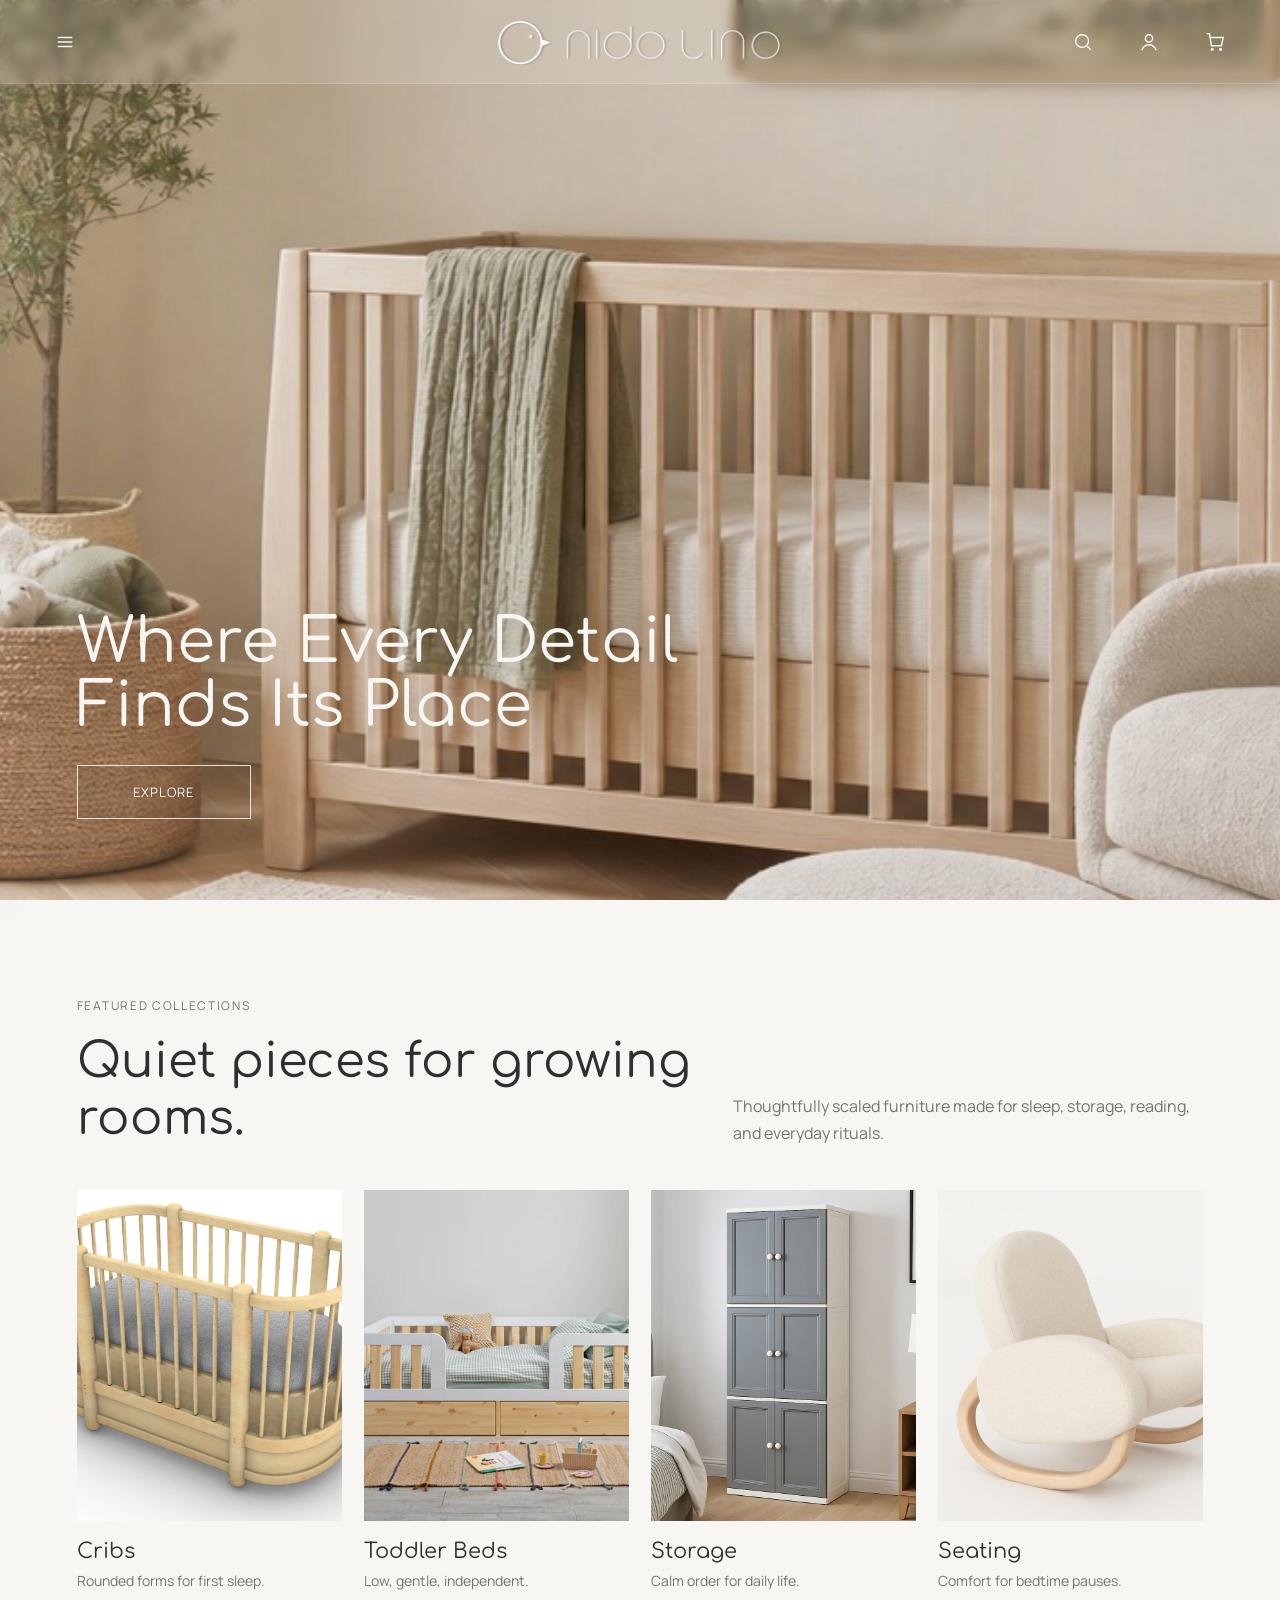
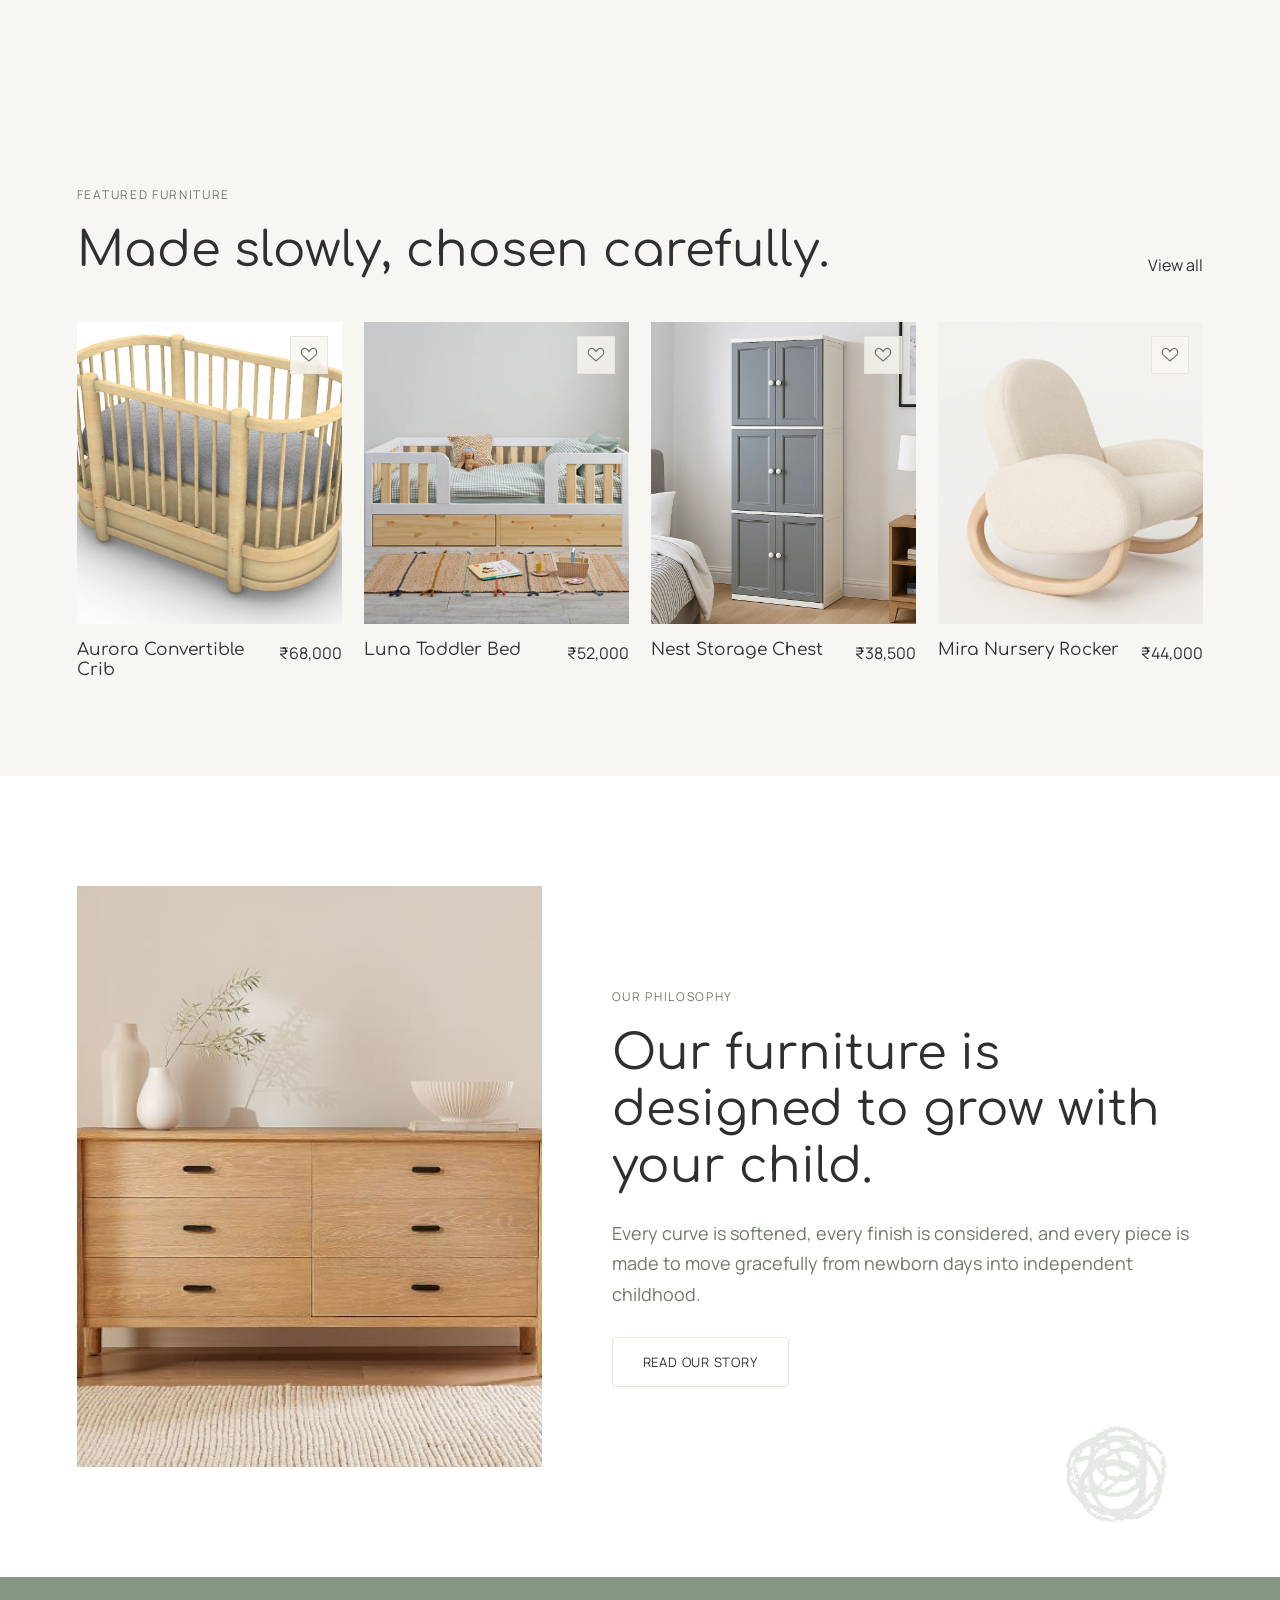
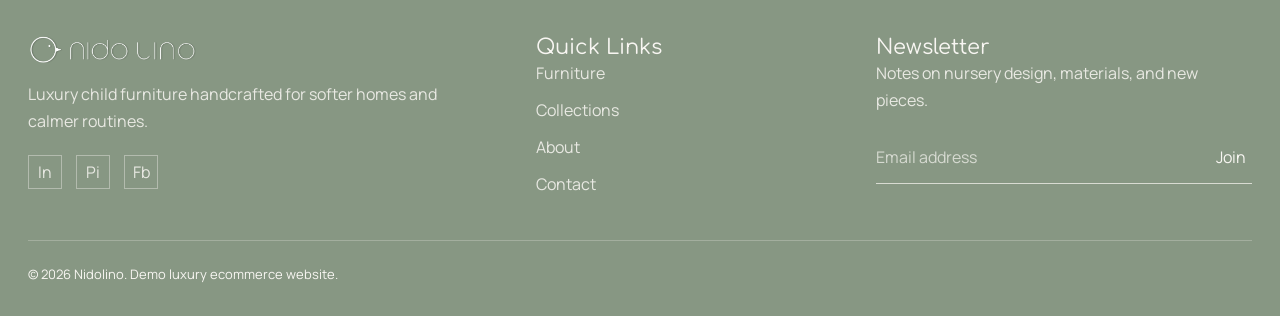
<file: index.html>
<!DOCTYPE html>
<html lang="en">
<head>
  <meta charset="UTF-8">
  <meta name="viewport" content="width=device-width, initial-scale=1.0">
  <title>Nidolino | Luxury Child Furniture</title>
  <link rel="preconnect" href="https://fonts.googleapis.com">
  <link rel="preconnect" href="https://fonts.gstatic.com" crossorigin>
  <link href="https://fonts.googleapis.com/css2?family=Comfortaa:wght@300;400;500&family=Manrope:wght@300;400;500;600&display=swap" rel="stylesheet">
  <link rel="stylesheet" href="css/style.css">
  <link rel="stylesheet" href="css/responsive.css">
</head>
<body class="home-page">
  <div class="page-loader" aria-hidden="true"><div class="loader-inner"><img src="images/logo-loading.png" alt=""><p>Preparing your nursery experience</p></div></div>
  <header class="site-header">
    <div class="nav-inner">
      <button class="menu-toggle" aria-label="Open menu" aria-expanded="false"><svg viewBox="0 0 24 24"><path d="M4 7h16M4 12h16M4 17h16"/></svg></button>
      <nav class="nav-links" aria-label="Main navigation">
        <a class="active" href="index.html">Home</a>
        <details class="nav-dropdown">
          <summary>Furniture</summary>
          <div class="nav-subfilters">
            <div class="nav-filter-group"><h3>Category</h3><label><input type="checkbox"> Cribs</label><label><input type="checkbox"> Toddler Beds</label><label><input type="checkbox"> Storage</label><label><input type="checkbox"> Seating</label></div>
            <div class="nav-filter-group"><h3>Color</h3><label><input type="checkbox"> Warm White</label><label><input type="checkbox"> Sage</label><label><input type="checkbox"> Natural Oak</label></div>
            <div class="nav-filter-group"><h3>Material</h3><label><input type="checkbox"> Ash Wood</label><label><input type="checkbox"> Oak Veneer</label><label><input type="checkbox"> Boucle</label></div>
          </div>
        </details>
        <a href="collections.html">Collections</a>
        <a href="about.html">About</a>
        <a href="contact.html">Contact</a>
      </nav>
      <a class="brand-logo" href="index.html" aria-label="Nidolino home"><img src="images/logo-header-white.png" alt="Nidolino"></a>
      <div class="nav-actions">
        <a class="icon-btn" href="search.html" aria-label="Search"><svg viewBox="0 0 24 24"><circle cx="11" cy="11" r="7"/><path d="m16.5 16.5 4 4"/></svg></a>
        <a class="icon-btn" href="account.html" aria-label="Account"><svg viewBox="0 0 24 24"><circle cx="12" cy="8" r="4"/><path d="M4 21c1.8-4 4.4-6 8-6s6.2 2 8 6"/></svg></a>
        <a class="icon-btn" href="cart.html" aria-label="Cart"><svg viewBox="0 0 24 24"><path d="M6 7h15l-2 9H8L6 3H3"/><circle cx="9" cy="20" r="1"/><circle cx="18" cy="20" r="1"/></svg></a>
      </div>
    </div>
  </header>

  <main class="page-main">
    <section class="hero hero-full" aria-label="Nidolino nursery furniture">
      <img class="hero-motion-image" src="images/hero-main.jpg" alt="Luxury handcrafted child furniture in a calm nursery">
      <div class="hero-overlay-copy">
        <h1>Where Every Detail Finds Its Place</h1>
        <a class="hero-outline-btn" href="products.html">Explore</a>
      </div>
      <h1 class="sr-only">Nidolino luxury child furniture</h1>
    </section>

    <section class="section">
      <div class="section-head reveal">
        <div>
          <p class="eyebrow">Featured collections</p>
          <h2>Quiet pieces for growing rooms.</h2>
        </div>
        <p>Thoughtfully scaled furniture made for sleep, storage, reading, and everyday rituals.</p>
      </div>
      <div class="collection-grid">
        <a class="category-card reveal" href="products.html"><div class="image-wrap"><img src="images/products/aurora-crib.jpg" alt="Cribs"></div><h3>Cribs</h3><p>Rounded forms for first sleep.</p></a>
        <a class="category-card reveal" href="products.html"><div class="image-wrap"><img src="images/products/luna-toddler-bed.jpg" alt="Toddler beds"></div><h3>Toddler Beds</h3><p>Low, gentle, independent.</p></a>
        <a class="category-card reveal" href="products.html"><div class="image-wrap"><img src="images/products/nest-storage.jpg" alt="Storage"></div><h3>Storage</h3><p>Calm order for daily life.</p></a>
        <a class="category-card reveal" href="products.html"><div class="image-wrap"><img src="images/products/mira-rocker.jpg" alt="Seating"></div><h3>Seating</h3><p>Comfort for bedtime pauses.</p></a>
      </div>
    </section>

    <section class="section">
      <div class="section-head reveal">
        <div>
          <p class="eyebrow">Featured furniture</p>
          <h2>Made slowly, chosen carefully.</h2>
        </div>
        <a href="products.html">View all</a>
      </div>
      <div class="product-grid">
        <article class="product-card reveal"><a href="product-detail.html"><div class="image-wrap"><img src="images/products/aurora-crib.jpg" alt="Aurora Convertible Crib"></div></a><button class="wishlist" aria-label="Add to wishlist"><svg viewBox="0 0 24 24"><path d="M20.8 4.6c-2-2-5.1-1.7-6.8.4L12 7.4 10 5c-1.7-2.1-4.8-2.4-6.8-.4-2.2 2.2-2 5.8.3 7.9L12 20l8.5-7.5c2.3-2.1 2.5-5.7.3-7.9z"/></svg></button><div class="product-meta"><h3>Aurora Convertible Crib</h3><span class="price">₹68,000</span></div></article>
        <article class="product-card reveal"><a href="product-detail.html"><div class="image-wrap"><img src="images/products/luna-toddler-bed.jpg" alt="Luna Toddler Bed"></div></a><button class="wishlist" aria-label="Add to wishlist"><svg viewBox="0 0 24 24"><path d="M20.8 4.6c-2-2-5.1-1.7-6.8.4L12 7.4 10 5c-1.7-2.1-4.8-2.4-6.8-.4-2.2 2.2-2 5.8.3 7.9L12 20l8.5-7.5c2.3-2.1 2.5-5.7.3-7.9z"/></svg></button><div class="product-meta"><h3>Luna Toddler Bed</h3><span class="price">₹52,000</span></div></article>
        <article class="product-card reveal"><a href="product-detail.html"><div class="image-wrap"><img src="images/products/nest-storage.jpg" alt="Nest Storage Chest"></div></a><button class="wishlist" aria-label="Add to wishlist"><svg viewBox="0 0 24 24"><path d="M20.8 4.6c-2-2-5.1-1.7-6.8.4L12 7.4 10 5c-1.7-2.1-4.8-2.4-6.8-.4-2.2 2.2-2 5.8.3 7.9L12 20l8.5-7.5c2.3-2.1 2.5-5.7.3-7.9z"/></svg></button><div class="product-meta"><h3>Nest Storage Chest</h3><span class="price">₹38,500</span></div></article>
        <article class="product-card reveal"><a href="product-detail.html"><div class="image-wrap"><img src="images/products/mira-rocker.jpg" alt="Mira Nursery Rocker"></div></a><button class="wishlist" aria-label="Add to wishlist"><svg viewBox="0 0 24 24"><path d="M20.8 4.6c-2-2-5.1-1.7-6.8.4L12 7.4 10 5c-1.7-2.1-4.8-2.4-6.8-.4-2.2 2.2-2 5.8.3 7.9L12 20l8.5-7.5c2.3-2.1 2.5-5.7.3-7.9z"/></svg></button><div class="product-meta"><h3>Mira Nursery Rocker</h3><span class="price">₹44,000</span></div></article>
      </div>
    </section>

    <section class="story-band">
      <div class="story-layout">
        <img class="reveal" src="images/products/sage-dresser.jpg" alt="Scandinavian nursery furniture detail">
        <div class="story-copy reveal">
          <p class="eyebrow">Our philosophy</p>
          <h2>Our furniture is designed to grow with your child.</h2>
          <p class="lead">Every curve is softened, every finish is considered, and every piece is made to move gracefully from newborn days into independent childhood.</p>
          <a class="btn btn-outline" href="about.html">Read Our Story</a>
        </div>
      </div>
    </section>
  </main>

  <footer class="site-footer">
    <div class="footer-inner">
      <div><img class="footer-logo" src="images/logo-footer.png" alt="Nidolino"><p>Luxury child furniture handcrafted for softer homes and calmer routines.</p><div class="socials"><a href="#">In</a><a href="#">Pi</a><a href="#">Fb</a></div></div>
      <div><h3>Quick Links</h3><div class="footer-links"><a href="products.html">Furniture</a><a href="collections.html">Collections</a><a href="about.html">About</a><a href="contact.html">Contact</a></div></div>
      <div><h3>Newsletter</h3><p>Notes on nursery design, materials, and new pieces.</p><form class="newsletter"><input type="email" placeholder="Email address"><button type="submit">Join</button></form></div>
    </div>
    <div class="footer-bottom">© 2026 Nidolino. Demo luxury ecommerce website.</div>
  </footer>
  <script src="js/main.js"></script>
</body>
</html>
</file>
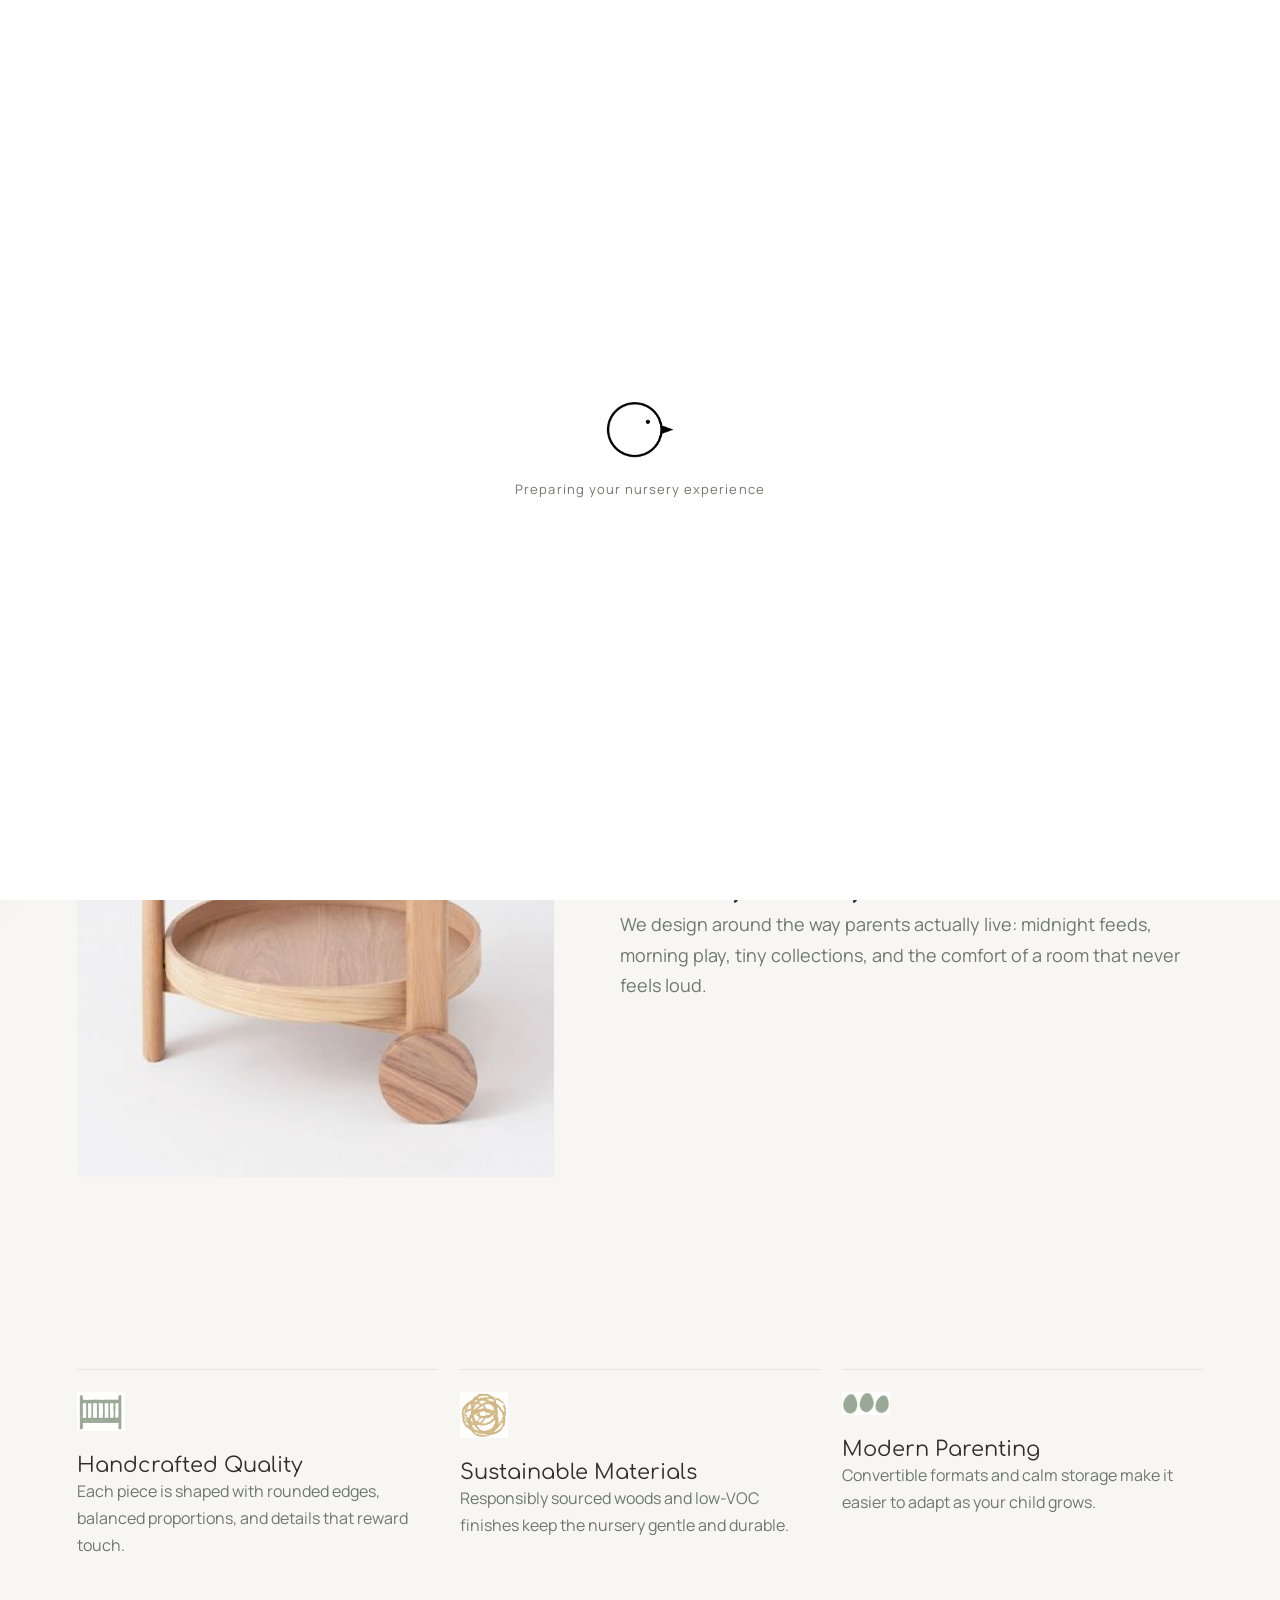
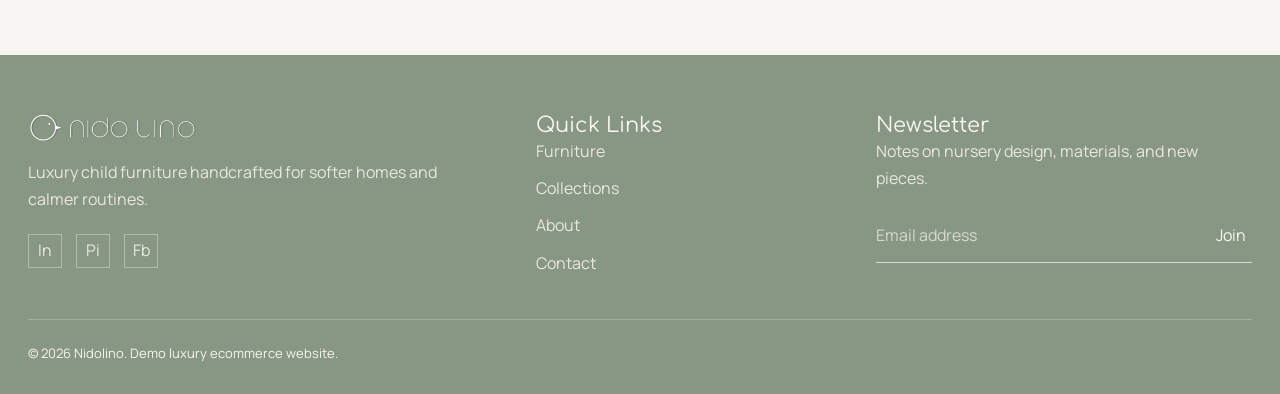
<file: about.html>
<!DOCTYPE html>
<html lang="en">
<head>
  <meta charset="UTF-8"><meta name="viewport" content="width=device-width, initial-scale=1.0">
  <title>About | Nidolino</title>
  <link rel="preconnect" href="https://fonts.googleapis.com"><link rel="preconnect" href="https://fonts.gstatic.com" crossorigin>
  <link href="https://fonts.googleapis.com/css2?family=Comfortaa:wght@300;400;500&family=Manrope:wght@300;400;500;600&display=swap" rel="stylesheet">
  <link rel="stylesheet" href="css/style.css"><link rel="stylesheet" href="css/responsive.css">
</head>
<body>
  <div class="page-loader" aria-hidden="true"><div class="loader-inner"><img src="images/logo-loading.png" alt=""><p>Preparing your nursery experience</p></div></div>
  <header class="site-header"><div class="nav-inner"><button class="menu-toggle" aria-label="Open menu" aria-expanded="false"><svg viewBox="0 0 24 24"><path d="M4 7h16M4 12h16M4 17h16"/></svg></button><nav class="nav-links"><a href="index.html">Home</a><details class="nav-dropdown">
          <summary>Furniture</summary>
          <div class="nav-subfilters">
            <div class="nav-filter-group"><h3>Category</h3><label><input type="checkbox"> Cribs</label><label><input type="checkbox"> Toddler Beds</label><label><input type="checkbox"> Storage</label><label><input type="checkbox"> Seating</label></div>
            <div class="nav-filter-group"><h3>Color</h3><label><input type="checkbox"> Warm White</label><label><input type="checkbox"> Sage</label><label><input type="checkbox"> Natural Oak</label></div>
            <div class="nav-filter-group"><h3>Material</h3><label><input type="checkbox"> Ash Wood</label><label><input type="checkbox"> Oak Veneer</label><label><input type="checkbox"> Boucle</label></div>
          </div>
        </details><a href="collections.html">Collections</a><a class="active" href="about.html">About</a><a href="contact.html">Contact</a></nav><a class="brand-logo" href="index.html"><img src="images/logo-wordmark.png" alt="Nidolino"></a><div class="nav-actions"><a class="icon-btn" href="search.html" aria-label="Search"><svg viewBox="0 0 24 24"><circle cx="11" cy="11" r="7"/><path d="m16.5 16.5 4 4"/></svg></a><a class="icon-btn" href="account.html" aria-label="Account"><svg viewBox="0 0 24 24"><circle cx="12" cy="8" r="4"/><path d="M4 21c1.8-4 4.4-6 8-6s6.2 2 8 6"/></svg></a><a class="icon-btn" href="cart.html" aria-label="Cart"><svg viewBox="0 0 24 24"><path d="M6 7h15l-2 9H8L6 3H3"/><circle cx="9" cy="20" r="1"/><circle cx="18" cy="20" r="1"/></svg></a></div></div></header>
  <main>
    <section class="page-hero reveal"><p class="eyebrow">About Nidolino</p><h1>Handcrafted furniture for modern parenting.</h1><p class="lead">Nidolino brings luxury furniture language into childhood spaces: softer, safer, quieter, and made with lasting intention.</p></section>
    <section class="section about-split"><img class="reveal" src="images/products/canopy-daybed.jpg" alt="Calm luxury nursery"><div class="reveal"><p class="eyebrow">Brand philosophy</p><h2>Rooms should support care, rest, and wonder.</h2><p class="lead">We design around the way parents actually live: midnight feeds, morning play, tiny collections, and the comfort of a room that never feels loud.</p></div></section>
    <section class="section">
      <div class="value-grid">
        <article class="value-card reveal"><img src="images/icon-crib-sage.png" alt=""><h3>Handcrafted Quality</h3><p>Each piece is shaped with rounded edges, balanced proportions, and details that reward touch.</p></article>
        <article class="value-card reveal"><img src="images/icon-nest-gold.png" alt=""><h3>Sustainable Materials</h3><p>Responsibly sourced woods and low-VOC finishes keep the nursery gentle and durable.</p></article>
        <article class="value-card reveal"><img src="images/icon-eggs-sage.png" alt=""><h3>Modern Parenting</h3><p>Convertible formats and calm storage make it easier to adapt as your child grows.</p></article>
      </div>
    </section>
  </main>
  <footer class="site-footer"><div class="footer-inner"><div><img class="footer-logo" src="images/logo-footer.png" alt="Nidolino"><p>Luxury child furniture handcrafted for softer homes and calmer routines.</p><div class="socials"><a href="#">In</a><a href="#">Pi</a><a href="#">Fb</a></div></div><div><h3>Quick Links</h3><div class="footer-links"><a href="products.html">Furniture</a><a href="collections.html">Collections</a><a href="about.html">About</a><a href="contact.html">Contact</a></div></div><div><h3>Newsletter</h3><p>Notes on nursery design, materials, and new pieces.</p><form class="newsletter"><input type="email" placeholder="Email address"><button type="submit">Join</button></form></div></div><div class="footer-bottom">© 2026 Nidolino. Demo luxury ecommerce website.</div></footer>
  <script src="js/main.js"></script>
</body>
</html>
</file>
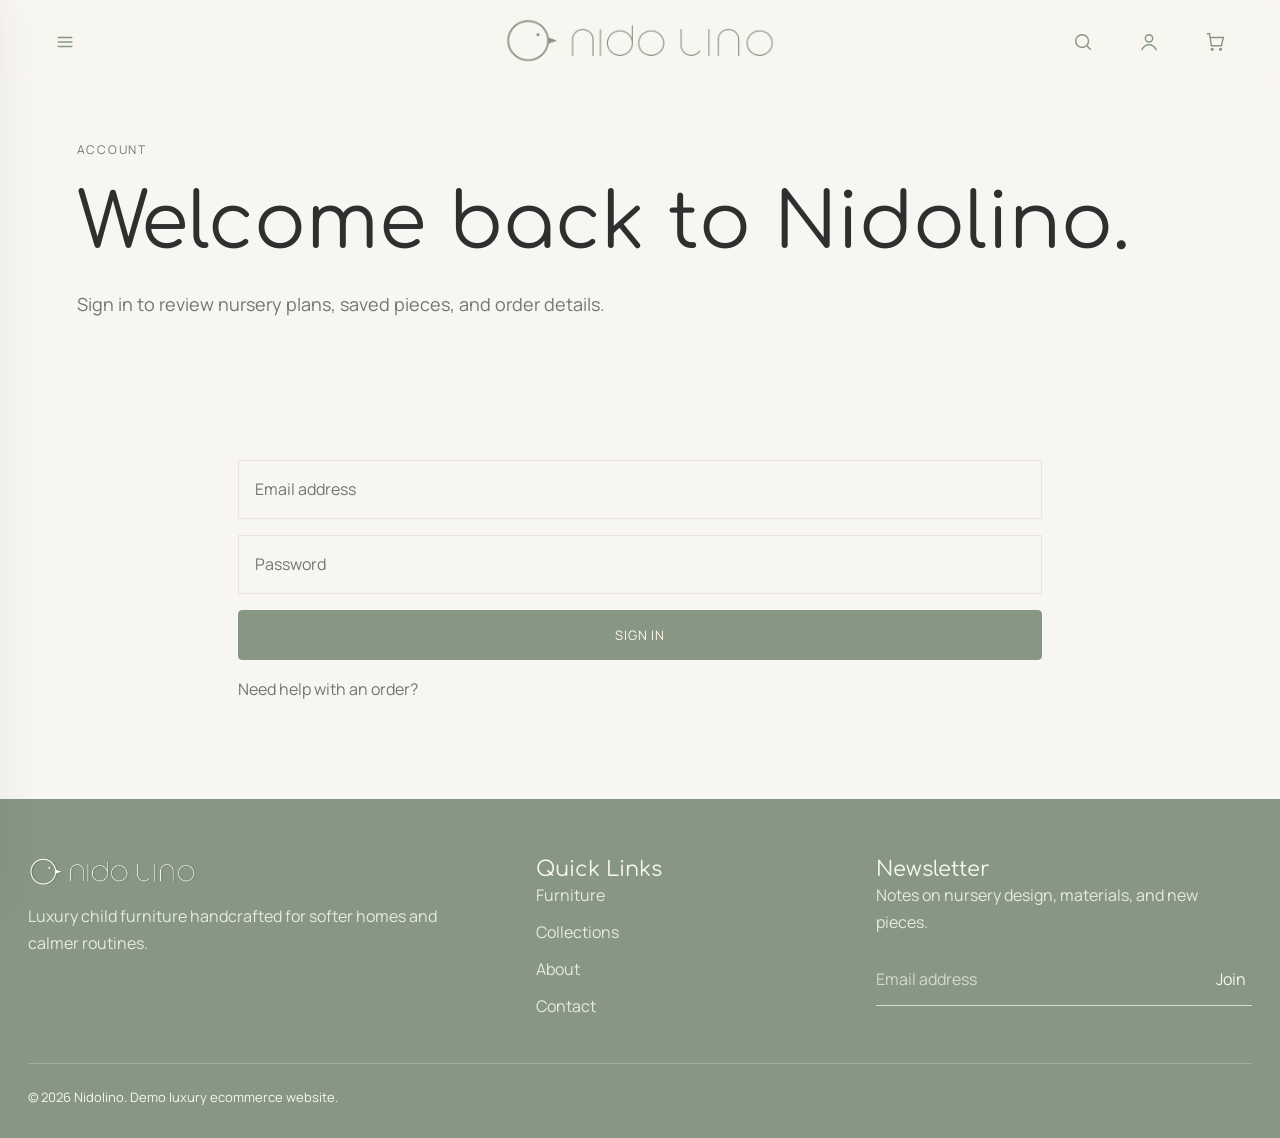
<file: account.html>
<!DOCTYPE html>
<html lang="en">
<head>
  <meta charset="UTF-8">
  <meta name="viewport" content="width=device-width, initial-scale=1.0">
  <title>Account | Nidolino</title>
  <link rel="preconnect" href="https://fonts.googleapis.com">
  <link rel="preconnect" href="https://fonts.gstatic.com" crossorigin>
  <link href="https://fonts.googleapis.com/css2?family=Comfortaa:wght@300;400;500&family=Manrope:wght@300;400;500;600&display=swap" rel="stylesheet">
  <link rel="stylesheet" href="css/style.css">
  <link rel="stylesheet" href="css/responsive.css">
</head>
<body>
  <header class="site-header"><div class="nav-inner"><button class="menu-toggle" aria-label="Open menu" aria-expanded="false"><svg viewBox="0 0 24 24"><path d="M4 7h16M4 12h16M4 17h16"/></svg></button><nav class="nav-links"><a href="index.html">Home</a><details class="nav-dropdown">
          <summary>Furniture</summary>
          <div class="nav-subfilters">
            <div class="nav-filter-group"><h3>Category</h3><label><input type="checkbox"> Cribs</label><label><input type="checkbox"> Toddler Beds</label><label><input type="checkbox"> Storage</label><label><input type="checkbox"> Seating</label></div>
            <div class="nav-filter-group"><h3>Color</h3><label><input type="checkbox"> Warm White</label><label><input type="checkbox"> Sage</label><label><input type="checkbox"> Natural Oak</label></div>
            <div class="nav-filter-group"><h3>Material</h3><label><input type="checkbox"> Ash Wood</label><label><input type="checkbox"> Oak Veneer</label><label><input type="checkbox"> Boucle</label></div>
          </div>
        </details><a href="collections.html">Collections</a><a href="about.html">About</a><a href="contact.html">Contact</a></nav><a class="brand-logo" href="index.html"><img src="images/logo-wordmark.png" alt="Nidolino"></a><div class="nav-actions"><a class="icon-btn" href="search.html" aria-label="Search"><svg viewBox="0 0 24 24"><circle cx="11" cy="11" r="7"/><path d="m16.5 16.5 4 4"/></svg></a><a class="icon-btn" href="account.html" aria-label="Account"><svg viewBox="0 0 24 24"><circle cx="12" cy="8" r="4"/><path d="M4 21c1.8-4 4.4-6 8-6s6.2 2 8 6"/></svg></a><a class="icon-btn" href="cart.html" aria-label="Cart"><svg viewBox="0 0 24 24"><path d="M6 7h15l-2 9H8L6 3H3"/><circle cx="9" cy="20" r="1"/><circle cx="18" cy="20" r="1"/></svg></a></div></div></header>
  <main>
    <section class="page-hero reveal">
      <p class="eyebrow">Account</p>
      <h1>Welcome back to Nidolino.</h1>
      <p class="lead">Sign in to review nursery plans, saved pieces, and order details.</p>
    </section>
    <section class="section-narrow">
      <form class="account-form">
        <input type="email" placeholder="Email address" aria-label="Email address">
        <input type="password" placeholder="Password" aria-label="Password">
        <button class="btn" type="submit">Sign In</button>
        <a href="contact.html">Need help with an order?</a>
      </form>
    </section>
  </main>
  <footer class="site-footer"><div class="footer-inner"><div><img class="footer-logo" src="images/logo-footer.png" alt="Nidolino"><p>Luxury child furniture handcrafted for softer homes and calmer routines.</p></div><div><h3>Quick Links</h3><div class="footer-links"><a href="products.html">Furniture</a><a href="collections.html">Collections</a><a href="about.html">About</a><a href="contact.html">Contact</a></div></div><div><h3>Newsletter</h3><p>Notes on nursery design, materials, and new pieces.</p><form class="newsletter"><input type="email" placeholder="Email address"><button type="submit">Join</button></form></div></div><div class="footer-bottom">© 2026 Nidolino. Demo luxury ecommerce website.</div></footer>
  <script src="js/main.js"></script>
</body>
</html>
</file>
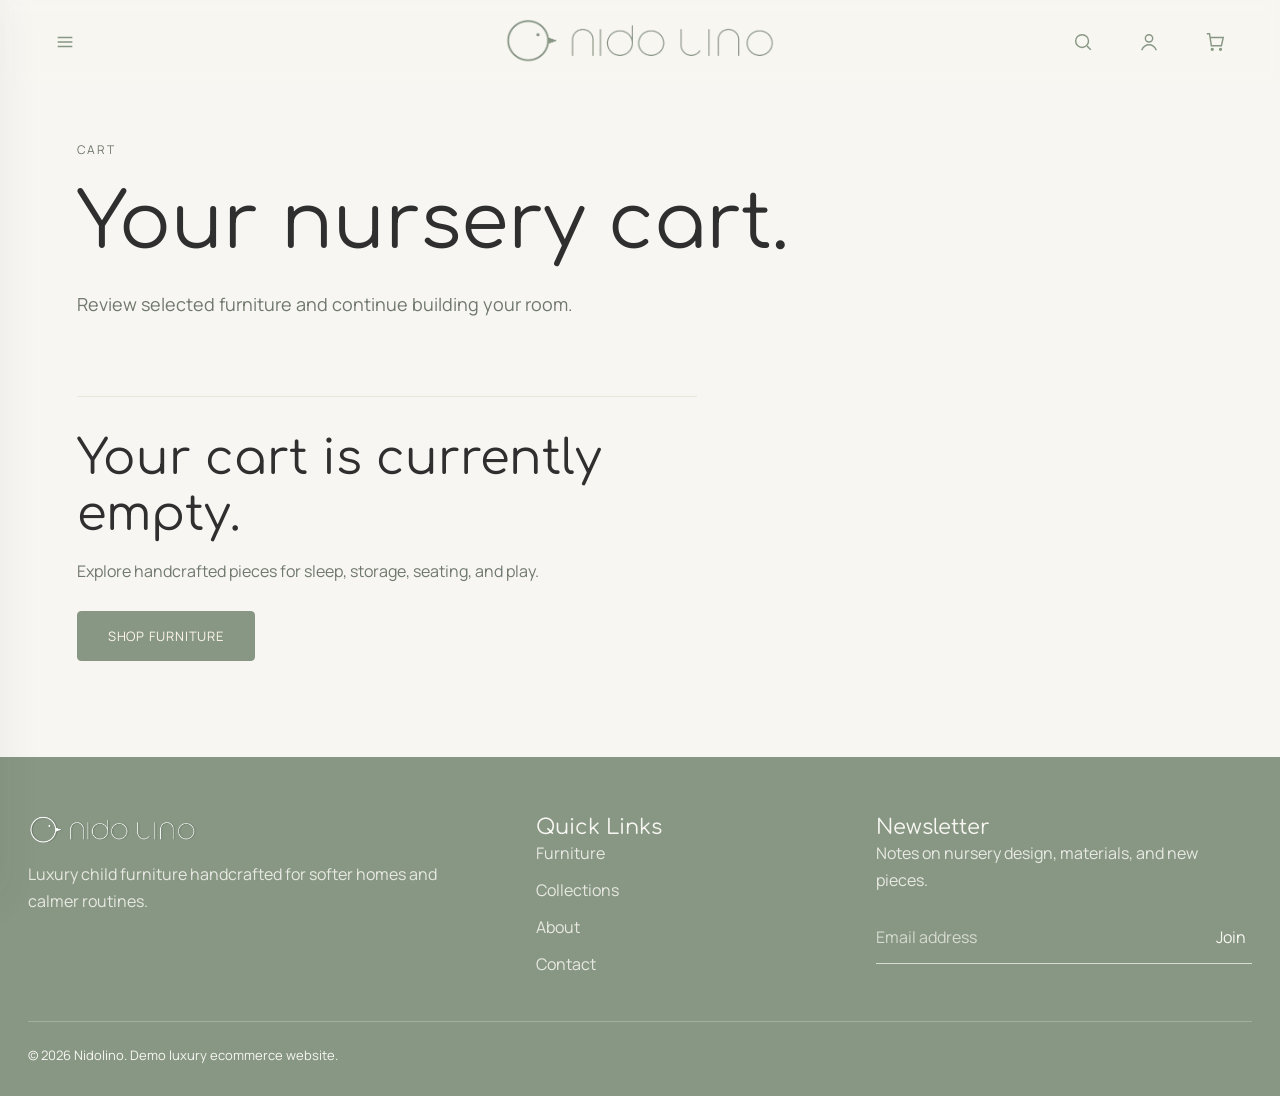
<file: cart.html>
<!DOCTYPE html>
<html lang="en">
<head>
  <meta charset="UTF-8">
  <meta name="viewport" content="width=device-width, initial-scale=1.0">
  <title>Cart | Nidolino</title>
  <link rel="preconnect" href="https://fonts.googleapis.com">
  <link rel="preconnect" href="https://fonts.gstatic.com" crossorigin>
  <link href="https://fonts.googleapis.com/css2?family=Comfortaa:wght@300;400;500&family=Manrope:wght@300;400;500;600&display=swap" rel="stylesheet">
  <link rel="stylesheet" href="css/style.css">
  <link rel="stylesheet" href="css/responsive.css">
</head>
<body>
  <header class="site-header"><div class="nav-inner"><button class="menu-toggle" aria-label="Open menu" aria-expanded="false"><svg viewBox="0 0 24 24"><path d="M4 7h16M4 12h16M4 17h16"/></svg></button><nav class="nav-links"><a href="index.html">Home</a><details class="nav-dropdown">
          <summary>Furniture</summary>
          <div class="nav-subfilters">
            <div class="nav-filter-group"><h3>Category</h3><label><input type="checkbox"> Cribs</label><label><input type="checkbox"> Toddler Beds</label><label><input type="checkbox"> Storage</label><label><input type="checkbox"> Seating</label></div>
            <div class="nav-filter-group"><h3>Color</h3><label><input type="checkbox"> Warm White</label><label><input type="checkbox"> Sage</label><label><input type="checkbox"> Natural Oak</label></div>
            <div class="nav-filter-group"><h3>Material</h3><label><input type="checkbox"> Ash Wood</label><label><input type="checkbox"> Oak Veneer</label><label><input type="checkbox"> Boucle</label></div>
          </div>
        </details><a href="collections.html">Collections</a><a href="about.html">About</a><a href="contact.html">Contact</a></nav><a class="brand-logo" href="index.html"><img src="images/logo-wordmark.png" alt="Nidolino"></a><div class="nav-actions"><a class="icon-btn" href="search.html" aria-label="Search"><svg viewBox="0 0 24 24"><circle cx="11" cy="11" r="7"/><path d="m16.5 16.5 4 4"/></svg></a><a class="icon-btn" href="account.html" aria-label="Account"><svg viewBox="0 0 24 24"><circle cx="12" cy="8" r="4"/><path d="M4 21c1.8-4 4.4-6 8-6s6.2 2 8 6"/></svg></a><a class="icon-btn" href="cart.html" aria-label="Cart"><svg viewBox="0 0 24 24"><path d="M6 7h15l-2 9H8L6 3H3"/><circle cx="9" cy="20" r="1"/><circle cx="18" cy="20" r="1"/></svg></a></div></div></header>
  <main>
    <section class="page-hero reveal">
      <p class="eyebrow">Cart</p>
      <h1>Your nursery cart.</h1>
      <p class="lead">Review selected furniture and continue building your room.</p>
    </section>
    <section class="section cart-layout" data-cart-page>
      <div class="cart-empty">
        <h2>Your cart is currently empty.</h2>
        <p>Explore handcrafted pieces for sleep, storage, seating, and play.</p>
        <a class="btn" href="products.html">Shop Furniture</a>
      </div>
    </section>
  </main>
  <footer class="site-footer"><div class="footer-inner"><div><img class="footer-logo" src="images/logo-footer.png" alt="Nidolino"><p>Luxury child furniture handcrafted for softer homes and calmer routines.</p></div><div><h3>Quick Links</h3><div class="footer-links"><a href="products.html">Furniture</a><a href="collections.html">Collections</a><a href="about.html">About</a><a href="contact.html">Contact</a></div></div><div><h3>Newsletter</h3><p>Notes on nursery design, materials, and new pieces.</p><form class="newsletter"><input type="email" placeholder="Email address"><button type="submit">Join</button></form></div></div><div class="footer-bottom">© 2026 Nidolino. Demo luxury ecommerce website.</div></footer>
  <script src="js/main.js"></script>
</body>
</html>
</file>
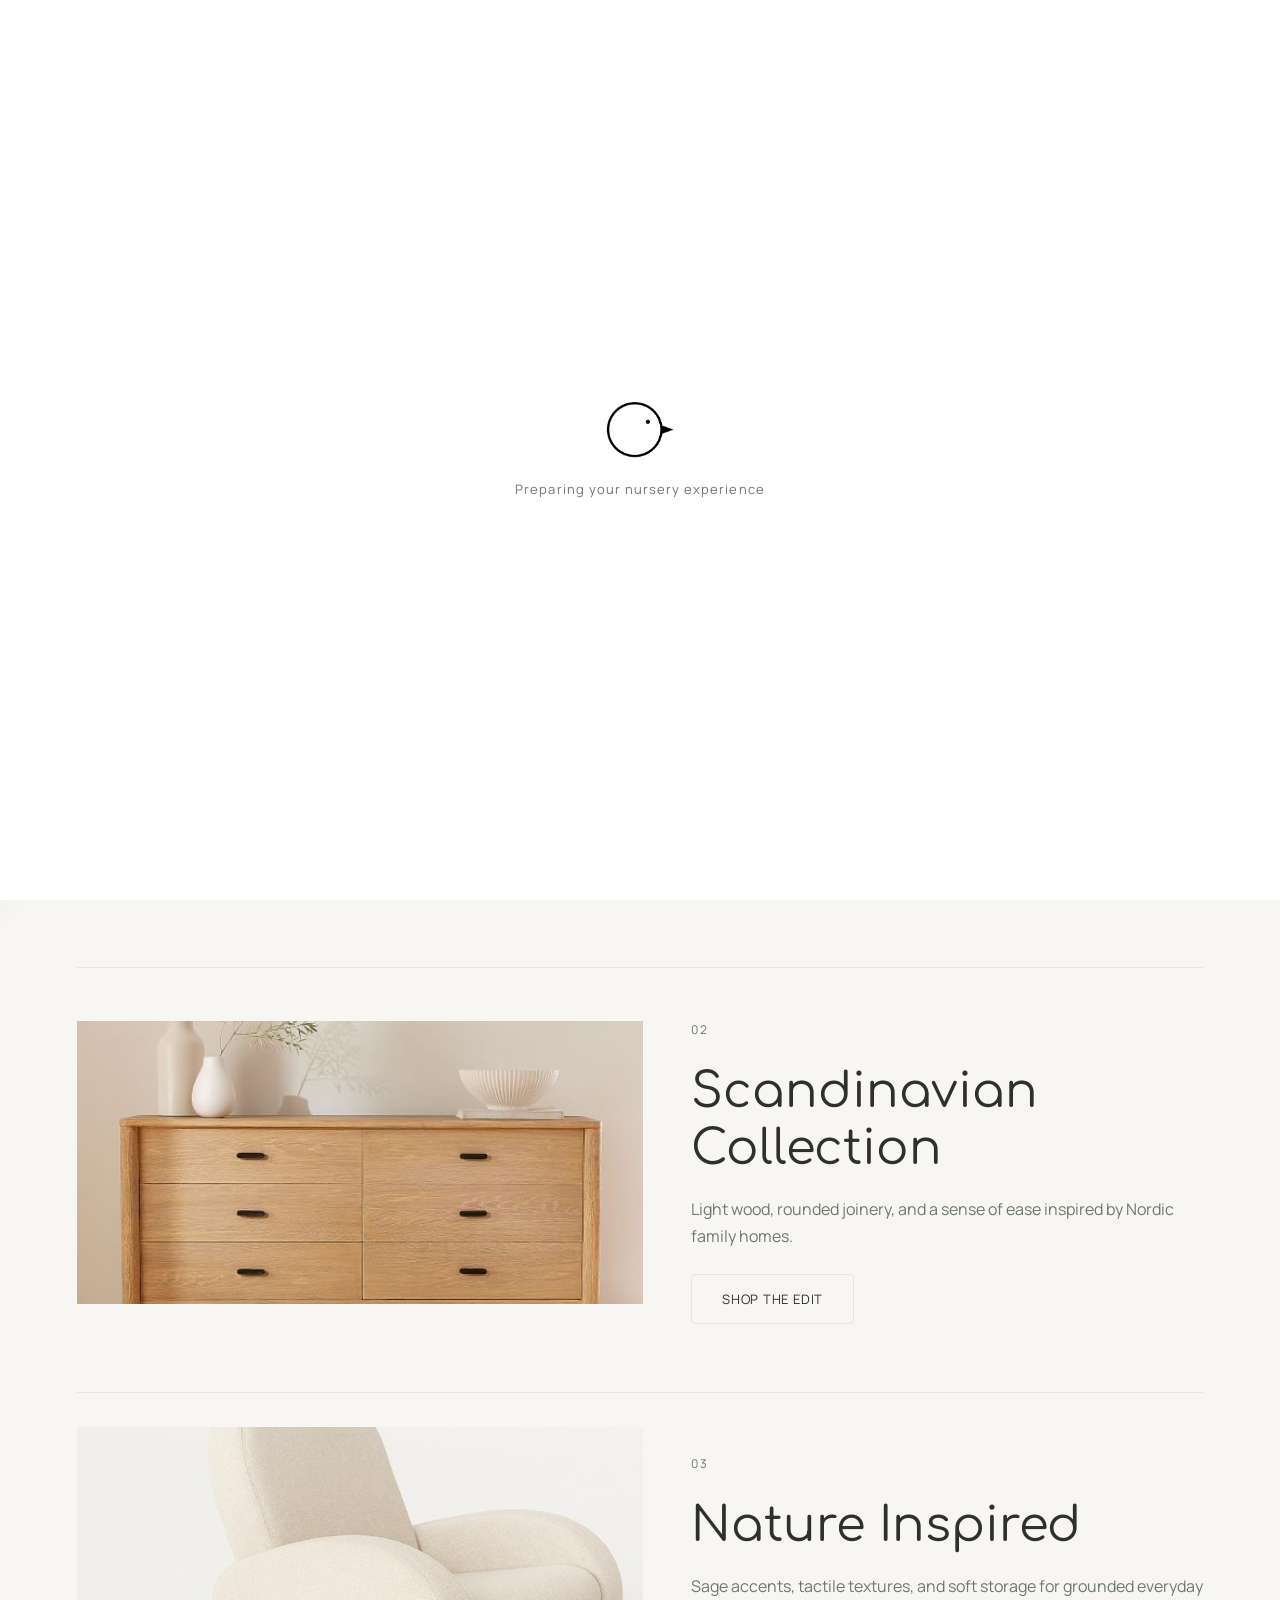
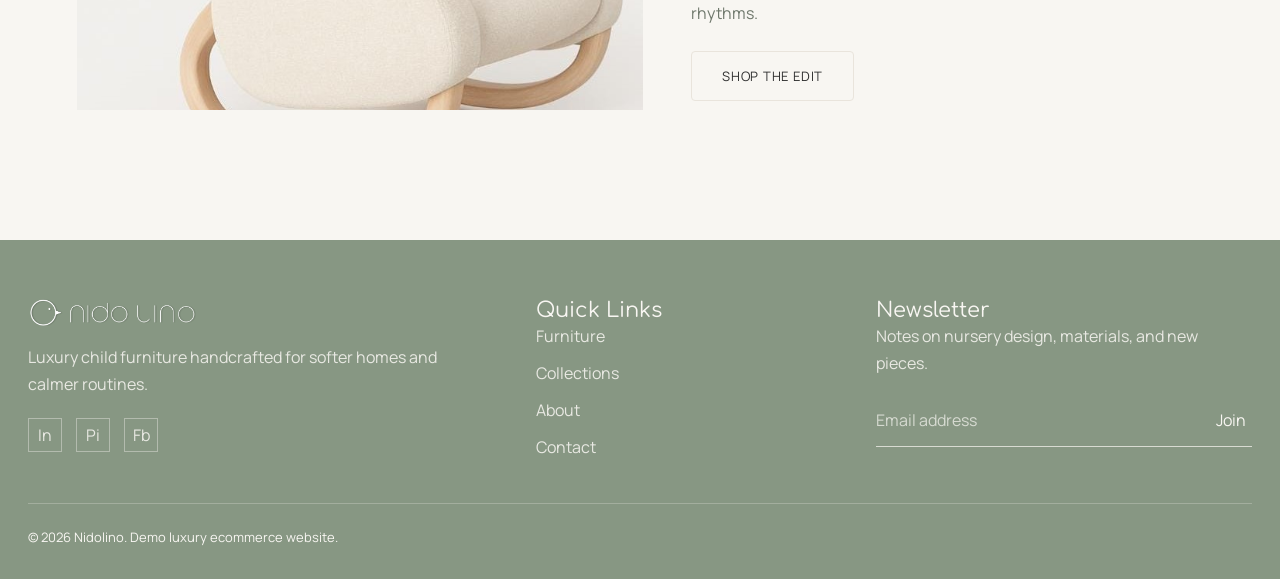
<file: collections.html>
<!DOCTYPE html>
<html lang="en">
<head>
  <meta charset="UTF-8"><meta name="viewport" content="width=device-width, initial-scale=1.0">
  <title>Collections | Nidolino</title>
  <link rel="preconnect" href="https://fonts.googleapis.com"><link rel="preconnect" href="https://fonts.gstatic.com" crossorigin>
  <link href="https://fonts.googleapis.com/css2?family=Comfortaa:wght@300;400;500&family=Manrope:wght@300;400;500;600&display=swap" rel="stylesheet">
  <link rel="stylesheet" href="css/style.css"><link rel="stylesheet" href="css/responsive.css">
</head>
<body>
  <div class="page-loader" aria-hidden="true"><div class="loader-inner"><img src="images/logo-loading.png" alt=""><p>Preparing your nursery experience</p></div></div>
  <header class="site-header"><div class="nav-inner"><button class="menu-toggle" aria-label="Open menu" aria-expanded="false"><svg viewBox="0 0 24 24"><path d="M4 7h16M4 12h16M4 17h16"/></svg></button><nav class="nav-links"><a href="index.html">Home</a><details class="nav-dropdown">
          <summary>Furniture</summary>
          <div class="nav-subfilters">
            <div class="nav-filter-group"><h3>Category</h3><label><input type="checkbox"> Cribs</label><label><input type="checkbox"> Toddler Beds</label><label><input type="checkbox"> Storage</label><label><input type="checkbox"> Seating</label></div>
            <div class="nav-filter-group"><h3>Color</h3><label><input type="checkbox"> Warm White</label><label><input type="checkbox"> Sage</label><label><input type="checkbox"> Natural Oak</label></div>
            <div class="nav-filter-group"><h3>Material</h3><label><input type="checkbox"> Ash Wood</label><label><input type="checkbox"> Oak Veneer</label><label><input type="checkbox"> Boucle</label></div>
          </div>
        </details><a class="active" href="collections.html">Collections</a><a href="about.html">About</a><a href="contact.html">Contact</a></nav><a class="brand-logo" href="index.html"><img src="images/logo-wordmark.png" alt="Nidolino"></a><div class="nav-actions"><a class="icon-btn" href="search.html" aria-label="Search"><svg viewBox="0 0 24 24"><circle cx="11" cy="11" r="7"/><path d="m16.5 16.5 4 4"/></svg></a><a class="icon-btn" href="account.html" aria-label="Account"><svg viewBox="0 0 24 24"><circle cx="12" cy="8" r="4"/><path d="M4 21c1.8-4 4.4-6 8-6s6.2 2 8 6"/></svg></a><a class="icon-btn" href="cart.html" aria-label="Cart"><svg viewBox="0 0 24 24"><path d="M6 7h15l-2 9H8L6 3H3"/><circle cx="9" cy="20" r="1"/><circle cx="18" cy="20" r="1"/></svg></a></div></div></header>
  <main>
    <section class="page-hero reveal"><p class="eyebrow">Collections</p><h1>Editorial rooms, composed with calm intention.</h1><p class="lead">Three quiet ways to build a nursery that feels warm, premium, and beautifully usable.</p></section>
    <section class="section banner-stack">
      <article class="collection-banner reveal"><img src="images/products/aurora-crib.jpg" alt="Minimal Nursery"><div><p class="eyebrow">01</p><h2>Minimal Nursery</h2><p>Clean profiles, warm whites, and only the pieces that make the first year feel lighter.</p><a class="btn btn-outline" href="products.html">Shop the Edit</a></div></article>
      <article class="collection-banner reveal"><img src="images/products/sage-dresser.jpg" alt="Scandinavian Collection"><div><p class="eyebrow">02</p><h2>Scandinavian Collection</h2><p>Light wood, rounded joinery, and a sense of ease inspired by Nordic family homes.</p><a class="btn btn-outline" href="products.html">Shop the Edit</a></div></article>
      <article class="collection-banner reveal"><img src="images/products/mira-rocker.jpg" alt="Nature Inspired"><div><p class="eyebrow">03</p><h2>Nature Inspired</h2><p>Sage accents, tactile textures, and soft storage for grounded everyday rhythms.</p><a class="btn btn-outline" href="products.html">Shop the Edit</a></div></article>
    </section>
  </main>
  <footer class="site-footer"><div class="footer-inner"><div><img class="footer-logo" src="images/logo-footer.png" alt="Nidolino"><p>Luxury child furniture handcrafted for softer homes and calmer routines.</p><div class="socials"><a href="#">In</a><a href="#">Pi</a><a href="#">Fb</a></div></div><div><h3>Quick Links</h3><div class="footer-links"><a href="products.html">Furniture</a><a href="collections.html">Collections</a><a href="about.html">About</a><a href="contact.html">Contact</a></div></div><div><h3>Newsletter</h3><p>Notes on nursery design, materials, and new pieces.</p><form class="newsletter"><input type="email" placeholder="Email address"><button type="submit">Join</button></form></div></div><div class="footer-bottom">© 2026 Nidolino. Demo luxury ecommerce website.</div></footer>
  <script src="js/main.js"></script>
</body>
</html>
</file>
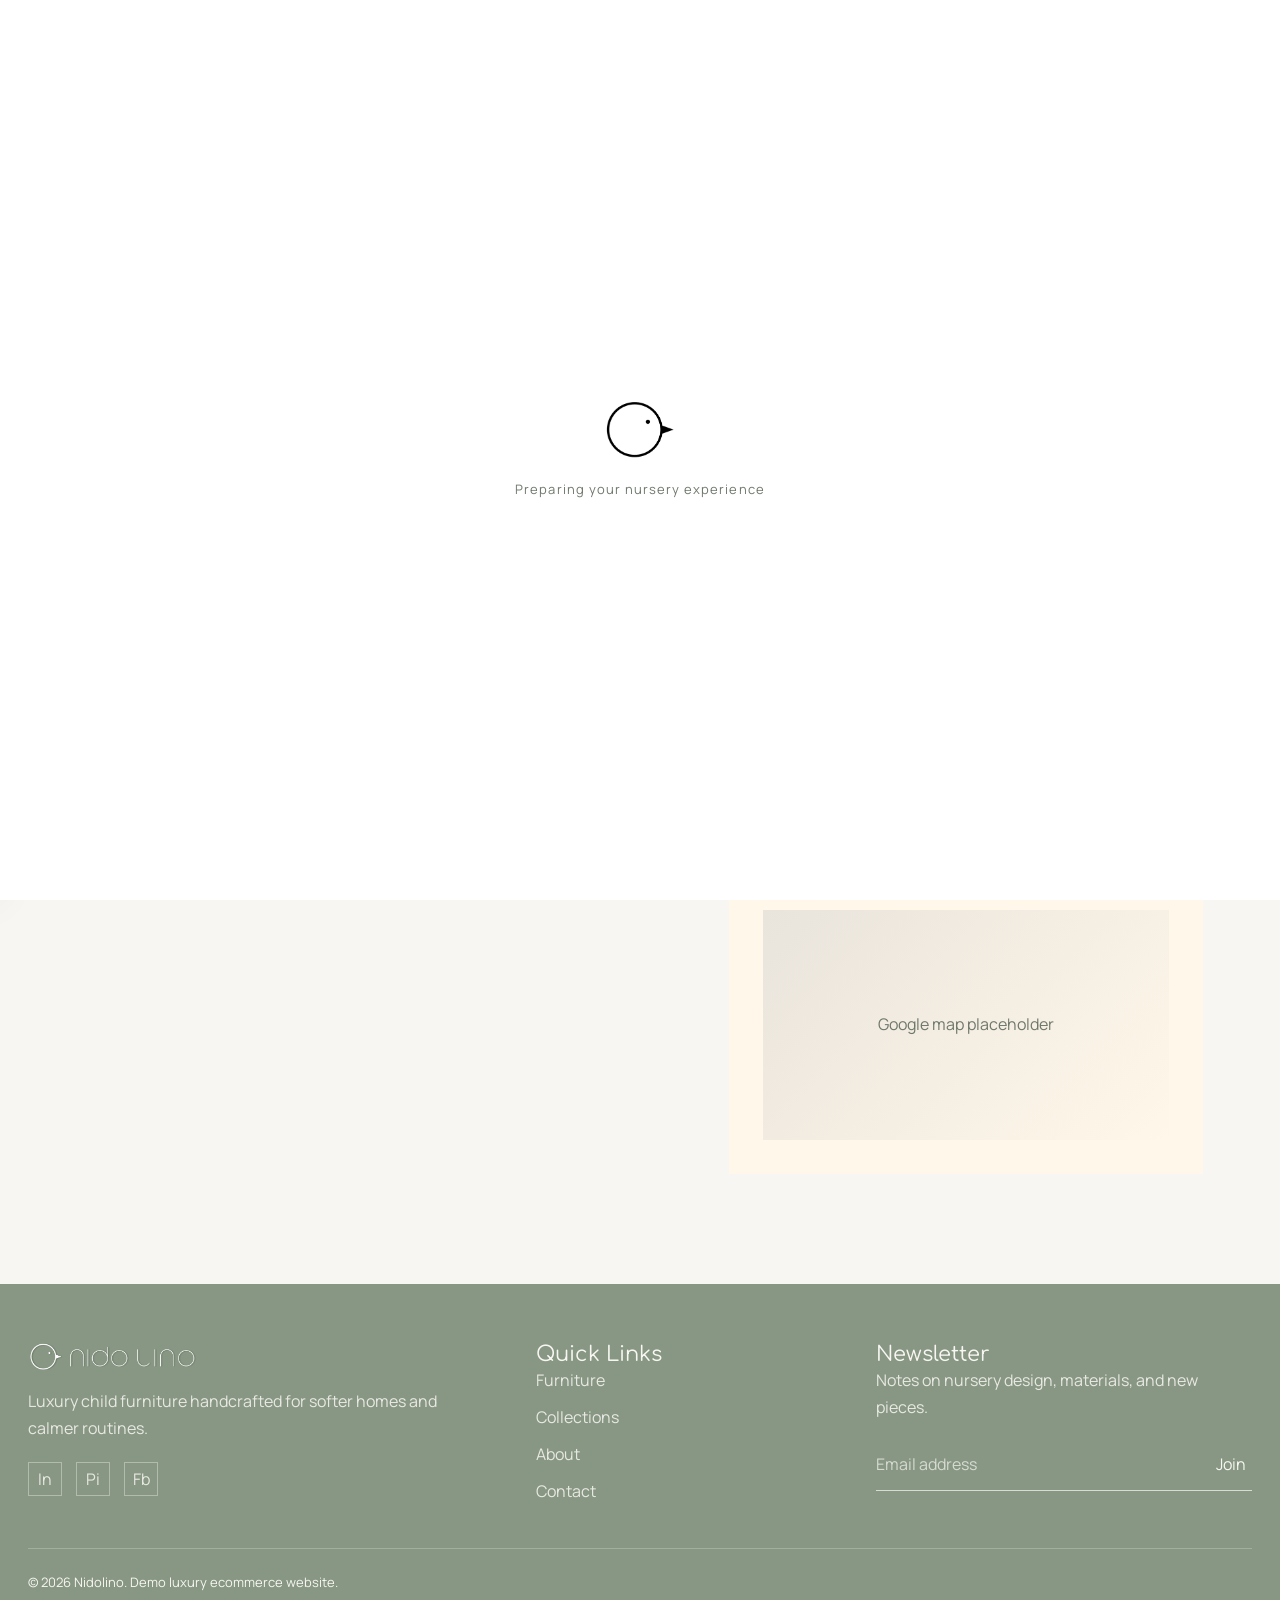
<file: contact.html>
<!DOCTYPE html>
<html lang="en">
<head>
  <meta charset="UTF-8"><meta name="viewport" content="width=device-width, initial-scale=1.0">
  <title>Contact | Nidolino</title>
  <link rel="preconnect" href="https://fonts.googleapis.com"><link rel="preconnect" href="https://fonts.gstatic.com" crossorigin>
  <link href="https://fonts.googleapis.com/css2?family=Comfortaa:wght@300;400;500&family=Manrope:wght@300;400;500;600&display=swap" rel="stylesheet">
  <link rel="stylesheet" href="css/style.css"><link rel="stylesheet" href="css/responsive.css">
</head>
<body>
  <div class="page-loader" aria-hidden="true"><div class="loader-inner"><img src="images/logo-loading.png" alt=""><p>Preparing your nursery experience</p></div></div>
  <header class="site-header"><div class="nav-inner"><button class="menu-toggle" aria-label="Open menu" aria-expanded="false"><svg viewBox="0 0 24 24"><path d="M4 7h16M4 12h16M4 17h16"/></svg></button><nav class="nav-links"><a href="index.html">Home</a><details class="nav-dropdown">
          <summary>Furniture</summary>
          <div class="nav-subfilters">
            <div class="nav-filter-group"><h3>Category</h3><label><input type="checkbox"> Cribs</label><label><input type="checkbox"> Toddler Beds</label><label><input type="checkbox"> Storage</label><label><input type="checkbox"> Seating</label></div>
            <div class="nav-filter-group"><h3>Color</h3><label><input type="checkbox"> Warm White</label><label><input type="checkbox"> Sage</label><label><input type="checkbox"> Natural Oak</label></div>
            <div class="nav-filter-group"><h3>Material</h3><label><input type="checkbox"> Ash Wood</label><label><input type="checkbox"> Oak Veneer</label><label><input type="checkbox"> Boucle</label></div>
          </div>
        </details><a href="collections.html">Collections</a><a href="about.html">About</a><a class="active" href="contact.html">Contact</a></nav><a class="brand-logo" href="index.html"><img src="images/logo-wordmark.png" alt="Nidolino"></a><div class="nav-actions"><a class="icon-btn" href="search.html" aria-label="Search"><svg viewBox="0 0 24 24"><circle cx="11" cy="11" r="7"/><path d="m16.5 16.5 4 4"/></svg></a><a class="icon-btn" href="account.html" aria-label="Account"><svg viewBox="0 0 24 24"><circle cx="12" cy="8" r="4"/><path d="M4 21c1.8-4 4.4-6 8-6s6.2 2 8 6"/></svg></a><a class="icon-btn" href="cart.html" aria-label="Cart"><svg viewBox="0 0 24 24"><path d="M6 7h15l-2 9H8L6 3H3"/><circle cx="9" cy="20" r="1"/><circle cx="18" cy="20" r="1"/></svg></a></div></div></header>
  <main>
    <section class="page-hero reveal"><p class="eyebrow">Contact</p><h1>Begin a calmer nursery conversation.</h1><p class="lead">For custom finishes, room planning, delivery timelines, or styling guidance, send a note and the studio will respond thoughtfully.</p></section>
    <section class="contact-layout">
      <form class="contact-form reveal">
        <div class="form-grid">
          <input type="text" placeholder="Name" aria-label="Name">
          <input type="email" placeholder="Email" aria-label="Email">
          <input type="tel" placeholder="Phone" aria-label="Phone">
          <select class="select" aria-label="Inquiry type"><option>Nursery planning</option><option>Custom furniture</option><option>Delivery support</option></select>
          <textarea class="field-full" placeholder="Tell us about your room" aria-label="Message"></textarea>
          <button class="btn field-full" type="submit">Send Inquiry</button>
        </div>
      </form>
      <aside class="contact-card reveal">
        <p class="eyebrow">Studio</p><h2>Nidolino Design Desk</h2>
        <p>Email: hello@nidolino.com</p><p>Phone: +91 98765 43210</p><p>Hours: Monday to Saturday, 10 AM to 6 PM</p>
        <a class="btn btn-outline" href="https://wa.me/919876543210">WhatsApp Us</a>
        <div class="map-placeholder">Google map placeholder</div>
      </aside>
    </section>
  </main>
  <footer class="site-footer"><div class="footer-inner"><div><img class="footer-logo" src="images/logo-footer.png" alt="Nidolino"><p>Luxury child furniture handcrafted for softer homes and calmer routines.</p><div class="socials"><a href="#">In</a><a href="#">Pi</a><a href="#">Fb</a></div></div><div><h3>Quick Links</h3><div class="footer-links"><a href="products.html">Furniture</a><a href="collections.html">Collections</a><a href="about.html">About</a><a href="contact.html">Contact</a></div></div><div><h3>Newsletter</h3><p>Notes on nursery design, materials, and new pieces.</p><form class="newsletter"><input type="email" placeholder="Email address"><button type="submit">Join</button></form></div></div><div class="footer-bottom">© 2026 Nidolino. Demo luxury ecommerce website.</div></footer>
  <script src="js/main.js"></script>
</body>
</html>
</file>
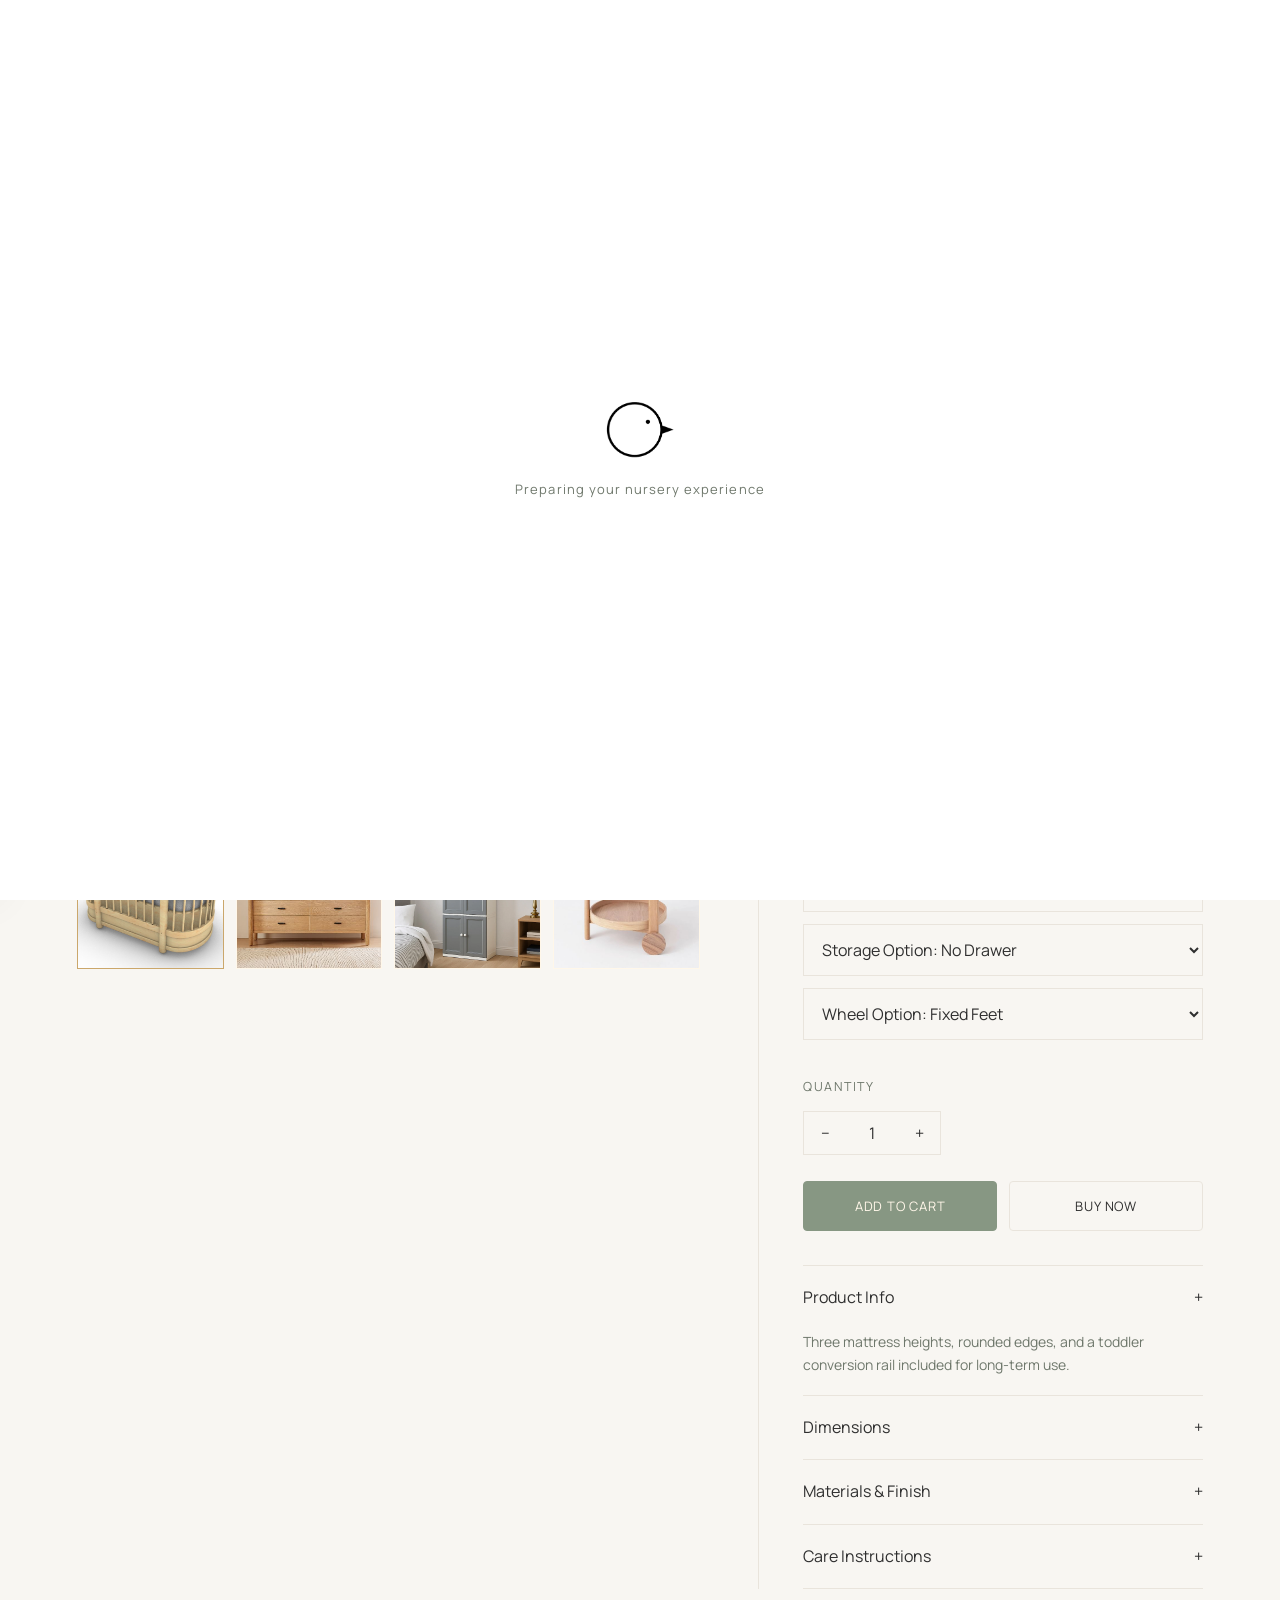
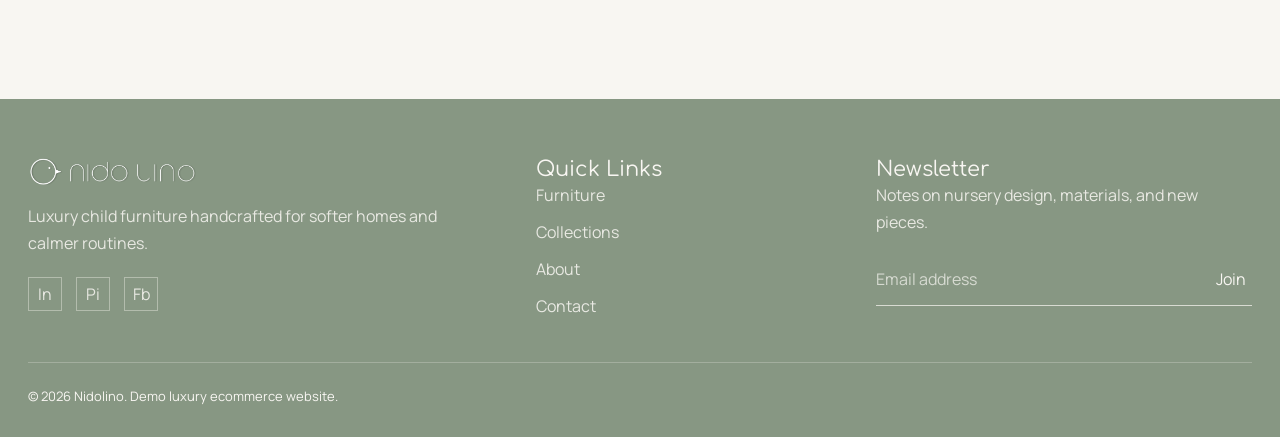
<file: product-detail.html>
<!DOCTYPE html>
<html lang="en">
<head>
  <meta charset="UTF-8"><meta name="viewport" content="width=device-width, initial-scale=1.0">
  <title>Aurora Convertible Crib | Nidolino</title>
  <link rel="preconnect" href="https://fonts.googleapis.com"><link rel="preconnect" href="https://fonts.gstatic.com" crossorigin>
  <link href="https://fonts.googleapis.com/css2?family=Comfortaa:wght@300;400;500&family=Manrope:wght@300;400;500;600&display=swap" rel="stylesheet">
  <link rel="stylesheet" href="css/style.css"><link rel="stylesheet" href="css/responsive.css">
</head>
<body>
  <div class="page-loader" aria-hidden="true"><div class="loader-inner"><img src="images/logo-loading.png" alt=""><p>Preparing your nursery experience</p></div></div>
  <header class="site-header"><div class="nav-inner"><button class="menu-toggle" aria-label="Open menu" aria-expanded="false"><svg viewBox="0 0 24 24"><path d="M4 7h16M4 12h16M4 17h16"/></svg></button><nav class="nav-links"><a href="index.html">Home</a><details class="nav-dropdown">
          <summary>Furniture</summary>
          <div class="nav-subfilters">
            <div class="nav-filter-group"><h3>Category</h3><label><input type="checkbox"> Cribs</label><label><input type="checkbox"> Toddler Beds</label><label><input type="checkbox"> Storage</label><label><input type="checkbox"> Seating</label></div>
            <div class="nav-filter-group"><h3>Color</h3><label><input type="checkbox"> Warm White</label><label><input type="checkbox"> Sage</label><label><input type="checkbox"> Natural Oak</label></div>
            <div class="nav-filter-group"><h3>Material</h3><label><input type="checkbox"> Ash Wood</label><label><input type="checkbox"> Oak Veneer</label><label><input type="checkbox"> Boucle</label></div>
          </div>
        </details><a href="collections.html">Collections</a><a href="about.html">About</a><a href="contact.html">Contact</a></nav><a class="brand-logo" href="index.html"><img src="images/logo-wordmark.png" alt="Nidolino"></a><div class="nav-actions"><a class="icon-btn" href="search.html" aria-label="Search"><svg viewBox="0 0 24 24"><circle cx="11" cy="11" r="7"/><path d="m16.5 16.5 4 4"/></svg></a><a class="icon-btn" href="account.html" aria-label="Account"><svg viewBox="0 0 24 24"><circle cx="12" cy="8" r="4"/><path d="M4 21c1.8-4 4.4-6 8-6s6.2 2 8 6"/></svg></a><a class="icon-btn" href="cart.html" aria-label="Cart"><svg viewBox="0 0 24 24"><path d="M6 7h15l-2 9H8L6 3H3"/><circle cx="9" cy="20" r="1"/><circle cx="18" cy="20" r="1"/></svg></a></div></div></header>
  <main>
    <section class="detail-layout">
      <div class="product-gallery reveal">
        <div class="gallery-main"><img src="images/products/aurora-crib.jpg" alt="Aurora Convertible Crib"></div>
        <div class="thumb-row">
          <button class="thumb is-active"><img src="images/products/aurora-crib.jpg" alt=""></button>
          <button class="thumb"><img src="images/products/sage-dresser.jpg" alt=""></button>
          <button class="thumb"><img src="images/products/nest-storage.jpg" alt=""></button>
          <button class="thumb"><img src="images/products/canopy-daybed.jpg" alt=""></button>
        </div>
      </div>
      <aside class="product-panel reveal">
        <p class="eyebrow">Convertible crib</p>
        <h1>Aurora Convertible Crib</h1>
        <p class="detail-price">₹68,000</p>
        <p class="detail-desc">A softly rounded crib crafted in ash wood, made to transition from newborn sleep to toddler independence with a quiet, enduring profile.</p>
        <div class="option-block"><span class="option-label">Color</span><div class="swatches"><button class="swatch is-active" aria-label="Warm white"></button><button class="swatch" aria-label="Gold beige"></button><button class="swatch" aria-label="Sage green"></button></div></div>
        <div class="option-block">
          <span class="option-label">Customize</span>
          <div class="custom-option-group">
  <p class="option-label">Wood Finish</p>

  <label class="custom-radio-card">
    <input type="radio" name="wood-finish" checked>
    <span>Warm White</span>
  </label>

  <label class="custom-radio-card">
    <input type="radio" name="wood-finish">
    <span>Natural Ash</span>
  </label>

  <label class="custom-radio-card">
    <input type="radio" name="wood-finish">
    <span>Sage Mist</span>
  </label>
</div>
          <!-- <select class="custom-select"><option>Wood Finish: Natural Ash</option><option>Wood Finish: Warm White</option><option>Wood Finish: Sage Wash</option></select> -->
          <select class="custom-select"><option>Mattress Option: Without Mattress</option><option>Organic Cotton Mattress</option><option>Breathable Premium Mattress</option></select>
          <select class="custom-select"><option>Storage Option: No Drawer</option><option>Under-Crib Storage Drawer</option></select>
          <select class="custom-select"><option>Wheel Option: Fixed Feet</option><option>Hidden Lockable Wheels</option></select>
        </div>
        <div class="option-block"><span class="option-label">Quantity</span><div class="qty-control" data-qty><button data-action="decrease" aria-label="Decrease quantity">−</button><input value="1" aria-label="Quantity"><button data-action="increase" aria-label="Increase quantity">+</button></div></div>
        <div class="buy-actions"><button class="btn" data-add-cart>Add to Cart</button><button class="btn btn-outline" data-buy-now>Buy Now</button></div>
        <div class="accordion">
          <div class="accordion-item is-open"><button class="accordion-button">Product Info <span>+</span></button><div class="accordion-content"><p>Three mattress heights, rounded edges, and a toddler conversion rail included for long-term use.</p></div></div>
          <div class="accordion-item"><button class="accordion-button">Dimensions <span>+</span></button><div class="accordion-content"><p>145 cm L × 76 cm W × 92 cm H. Fits standard crib mattresses.</p></div></div>
          <div class="accordion-item"><button class="accordion-button">Materials & Finish <span>+</span></button><div class="accordion-content"><p>Responsibly sourced ash wood with low-VOC, child-safe finish in Nidolino's soft palette.</p></div></div>
          <div class="accordion-item"><button class="accordion-button">Care Instructions <span>+</span></button><div class="accordion-content"><p>Wipe with a soft damp cloth. Avoid harsh cleaners and prolonged direct sunlight.</p></div></div>
        </div>
      </aside>
    </section>
  </main>
  <footer class="site-footer"><div class="footer-inner"><div><img class="footer-logo" src="images/logo-footer.png" alt="Nidolino"><p>Luxury child furniture handcrafted for softer homes and calmer routines.</p><div class="socials"><a href="#">In</a><a href="#">Pi</a><a href="#">Fb</a></div></div><div><h3>Quick Links</h3><div class="footer-links"><a href="products.html">Furniture</a><a href="collections.html">Collections</a><a href="about.html">About</a><a href="contact.html">Contact</a></div></div><div><h3>Newsletter</h3><p>Notes on nursery design, materials, and new pieces.</p><form class="newsletter"><input type="email" placeholder="Email address"><button type="submit">Join</button></form></div></div><div class="footer-bottom">© 2026 Nidolino. Demo luxury ecommerce website.</div></footer>
  <script src="js/main.js"></script>
</body>
</html>
</file>
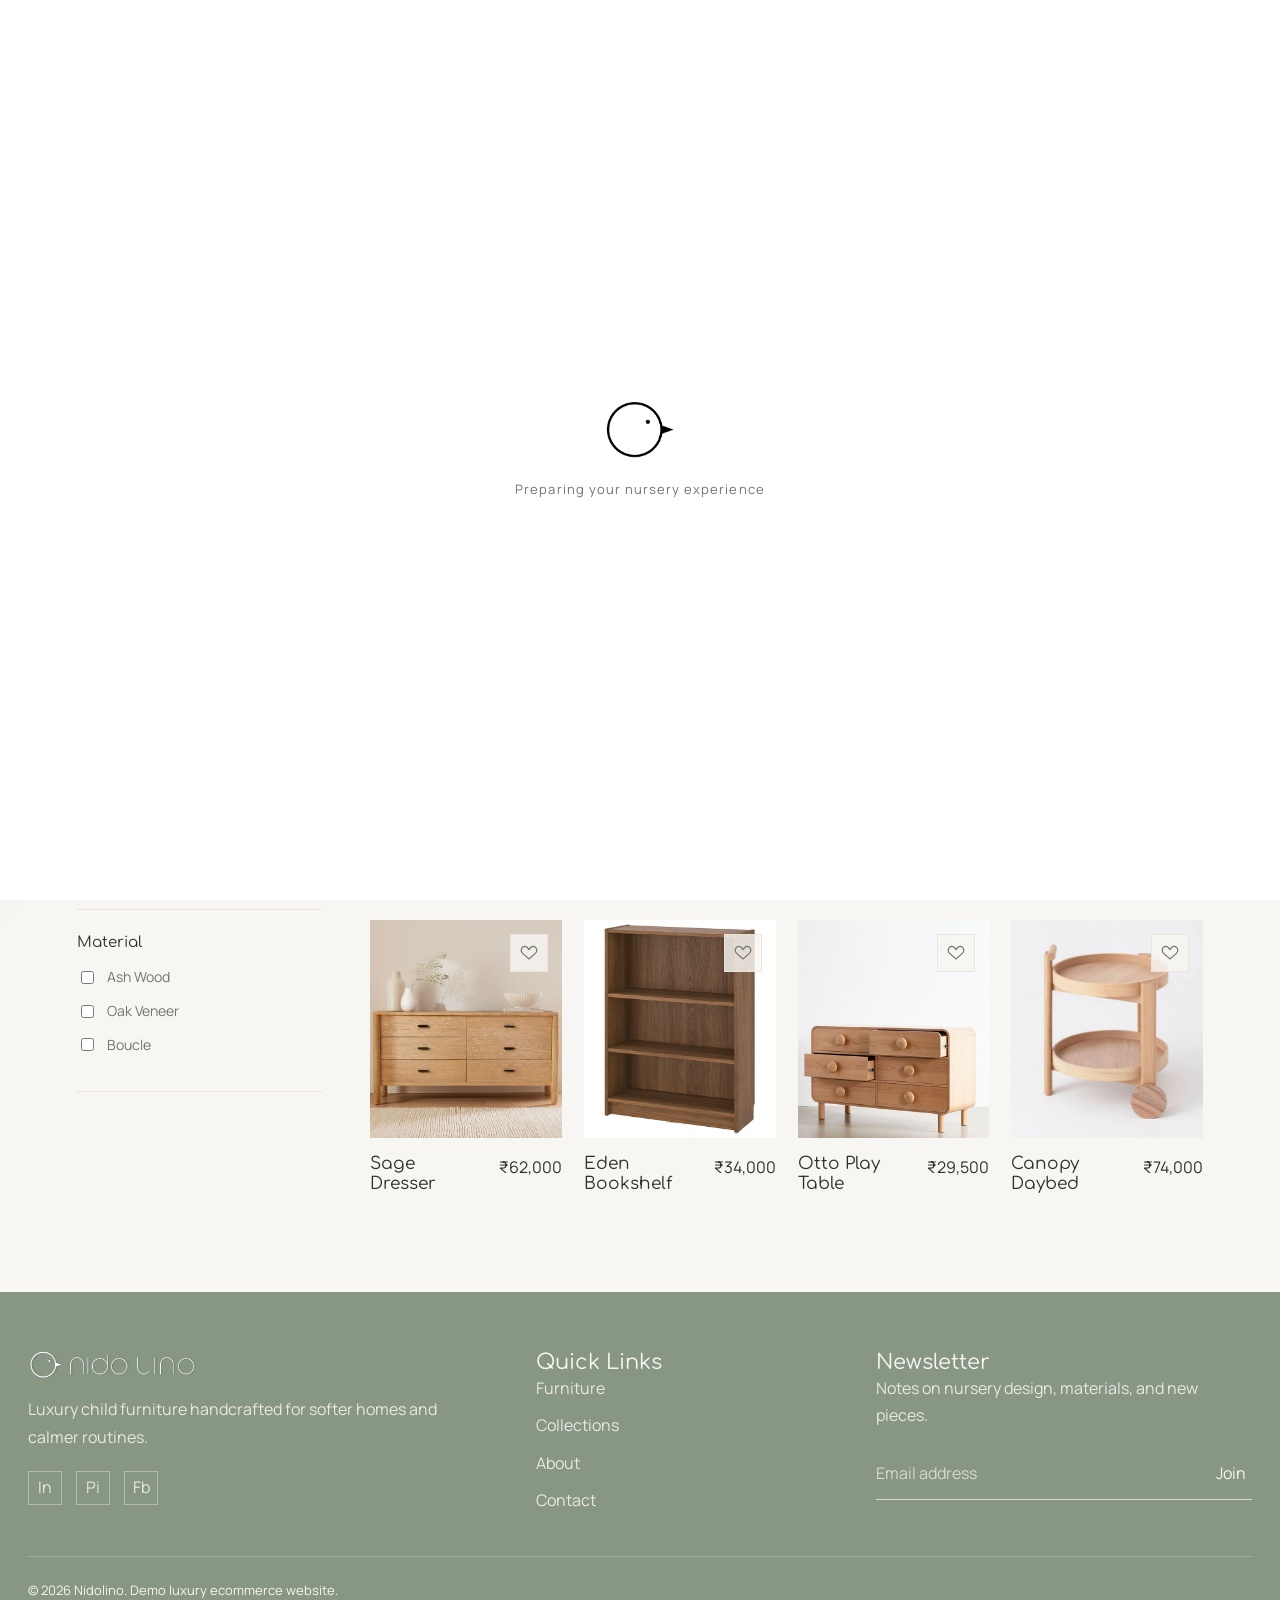
<file: products.html>
<!DOCTYPE html>
<html lang="en">
<head>
  <meta charset="UTF-8"><meta name="viewport" content="width=device-width, initial-scale=1.0">
  <title>Furniture | Nidolino</title>
  <link rel="preconnect" href="https://fonts.googleapis.com"><link rel="preconnect" href="https://fonts.gstatic.com" crossorigin>
  <link href="https://fonts.googleapis.com/css2?family=Comfortaa:wght@300;400;500&family=Manrope:wght@300;400;500;600&display=swap" rel="stylesheet">
  <link rel="stylesheet" href="css/style.css"><link rel="stylesheet" href="css/responsive.css">
</head>
<body>
  <div class="page-loader" aria-hidden="true"><div class="loader-inner"><img src="images/logo-loading.png" alt=""><p>Preparing your nursery experience</p></div></div>
  <header class="site-header"><div class="nav-inner"><button class="menu-toggle" aria-label="Open menu" aria-expanded="false"><svg viewBox="0 0 24 24"><path d="M4 7h16M4 12h16M4 17h16"/></svg></button><nav class="nav-links"><a href="index.html">Home</a><details class="nav-dropdown">
          <summary>Furniture</summary>
          <div class="nav-subfilters">
            <div class="nav-filter-group"><h3>Category</h3><label><input type="checkbox"> Cribs</label><label><input type="checkbox"> Toddler Beds</label><label><input type="checkbox"> Storage</label><label><input type="checkbox"> Seating</label></div>
            <div class="nav-filter-group"><h3>Color</h3><label><input type="checkbox"> Warm White</label><label><input type="checkbox"> Sage</label><label><input type="checkbox"> Natural Oak</label></div>
            <div class="nav-filter-group"><h3>Material</h3><label><input type="checkbox"> Ash Wood</label><label><input type="checkbox"> Oak Veneer</label><label><input type="checkbox"> Boucle</label></div>
          </div>
        </details><a href="collections.html">Collections</a><a href="about.html">About</a><a href="contact.html">Contact</a></nav><a class="brand-logo" href="index.html"><img src="images/logo-wordmark.png" alt="Nidolino"></a><div class="nav-actions"><a class="icon-btn" href="search.html" aria-label="Search"><svg viewBox="0 0 24 24"><circle cx="11" cy="11" r="7"/><path d="m16.5 16.5 4 4"/></svg></a><a class="icon-btn" href="account.html" aria-label="Account"><svg viewBox="0 0 24 24"><circle cx="12" cy="8" r="4"/><path d="M4 21c1.8-4 4.4-6 8-6s6.2 2 8 6"/></svg></a><a class="icon-btn" href="cart.html" aria-label="Cart"><svg viewBox="0 0 24 24"><path d="M6 7h15l-2 9H8L6 3H3"/><circle cx="9" cy="20" r="1"/><circle cx="18" cy="20" r="1"/></svg></a></div></div></header>
  <main>
    <section class="page-hero reveal"><p class="eyebrow">Furniture</p><h1>Premium nursery furniture for thoughtful homes.</h1><p class="lead">A complete edit of cribs, beds, storage, seating, and quiet everyday pieces.</p></section>
    <section class="listing-layout">
      <aside class="filter-panel reveal">
        <div class="filter-group"><h3>Category</h3><label class="check-row"><input type="checkbox"> Cribs</label><label class="check-row"><input type="checkbox"> Toddler Beds</label><label class="check-row"><input type="checkbox"> Storage</label><label class="check-row"><input type="checkbox"> Seating</label></div>
        <div class="filter-group"><h3>Color</h3><label class="check-row"><input type="checkbox"> Warm White</label><label class="check-row"><input type="checkbox"> Sage</label><label class="check-row"><input type="checkbox"> Natural Oak</label></div>
        <div class="filter-group"><h3>Material</h3><label class="check-row"><input type="checkbox"> Ash Wood</label><label class="check-row"><input type="checkbox"> Oak Veneer</label><label class="check-row"><input type="checkbox"> Boucle</label></div>
      </aside>
      <div>
        <div class="listing-top reveal"><p>8 pieces</p><select class="select" aria-label="Sort products"><option>Sort by Featured</option><option>Price: Low to High</option><option>Price: High to Low</option><option>Newest</option></select></div>
        <div class="product-grid">
          <article class="product-card reveal"><a href="product-detail.html"><div class="image-wrap"><img src="images/products/aurora-crib.jpg" alt="Aurora Convertible Crib"></div></a><button class="wishlist" aria-label="Add to wishlist"><svg viewBox="0 0 24 24"><path d="M20.8 4.6c-2-2-5.1-1.7-6.8.4L12 7.4 10 5c-1.7-2.1-4.8-2.4-6.8-.4-2.2 2.2-2 5.8.3 7.9L12 20l8.5-7.5c2.3-2.1 2.5-5.7.3-7.9z"/></svg></button><div class="product-meta"><h3>Aurora Convertible Crib</h3><span class="price">₹68,000</span></div></article>
          <article class="product-card reveal"><a href="product-detail.html"><div class="image-wrap"><img src="images/products/luna-toddler-bed.jpg" alt="Luna Toddler Bed"></div></a><button class="wishlist" aria-label="Add to wishlist"><svg viewBox="0 0 24 24"><path d="M20.8 4.6c-2-2-5.1-1.7-6.8.4L12 7.4 10 5c-1.7-2.1-4.8-2.4-6.8-.4-2.2 2.2-2 5.8.3 7.9L12 20l8.5-7.5c2.3-2.1 2.5-5.7.3-7.9z"/></svg></button><div class="product-meta"><h3>Luna Toddler Bed</h3><span class="price">₹52,000</span></div></article>
          <article class="product-card reveal"><a href="product-detail.html"><div class="image-wrap"><img src="images/products/nest-storage.jpg" alt="Nest Storage Chest"></div></a><button class="wishlist" aria-label="Add to wishlist"><svg viewBox="0 0 24 24"><path d="M20.8 4.6c-2-2-5.1-1.7-6.8.4L12 7.4 10 5c-1.7-2.1-4.8-2.4-6.8-.4-2.2 2.2-2 5.8.3 7.9L12 20l8.5-7.5c2.3-2.1 2.5-5.7.3-7.9z"/></svg></button><div class="product-meta"><h3>Nest Storage Chest</h3><span class="price">₹38,500</span></div></article>
          <article class="product-card reveal"><a href="product-detail.html"><div class="image-wrap"><img src="images/products/mira-rocker.jpg" alt="Mira Nursery Rocker"></div></a><button class="wishlist" aria-label="Add to wishlist"><svg viewBox="0 0 24 24"><path d="M20.8 4.6c-2-2-5.1-1.7-6.8.4L12 7.4 10 5c-1.7-2.1-4.8-2.4-6.8-.4-2.2 2.2-2 5.8.3 7.9L12 20l8.5-7.5c2.3-2.1 2.5-5.7.3-7.9z"/></svg></button><div class="product-meta"><h3>Mira Nursery Rocker</h3><span class="price">₹44,000</span></div></article>
          <article class="product-card reveal"><a href="product-detail.html"><div class="image-wrap"><img src="images/products/sage-dresser.jpg" alt="Sage Dresser"></div></a><button class="wishlist" aria-label="Add to wishlist"><svg viewBox="0 0 24 24"><path d="M20.8 4.6c-2-2-5.1-1.7-6.8.4L12 7.4 10 5c-1.7-2.1-4.8-2.4-6.8-.4-2.2 2.2-2 5.8.3 7.9L12 20l8.5-7.5c2.3-2.1 2.5-5.7.3-7.9z"/></svg></button><div class="product-meta"><h3>Sage Dresser</h3><span class="price">₹62,000</span></div></article>
          <article class="product-card reveal"><a href="product-detail.html"><div class="image-wrap"><img src="images/products/eden-bookshelf.jpg" alt="Eden Bookshelf"></div></a><button class="wishlist" aria-label="Add to wishlist"><svg viewBox="0 0 24 24"><path d="M20.8 4.6c-2-2-5.1-1.7-6.8.4L12 7.4 10 5c-1.7-2.1-4.8-2.4-6.8-.4-2.2 2.2-2 5.8.3 7.9L12 20l8.5-7.5c2.3-2.1 2.5-5.7.3-7.9z"/></svg></button><div class="product-meta"><h3>Eden Bookshelf</h3><span class="price">₹34,000</span></div></article>
          <article class="product-card reveal"><a href="product-detail.html"><div class="image-wrap"><img src="images/products/otto-table.jpg" alt="Otto Play Table"></div></a><button class="wishlist" aria-label="Add to wishlist"><svg viewBox="0 0 24 24"><path d="M20.8 4.6c-2-2-5.1-1.7-6.8.4L12 7.4 10 5c-1.7-2.1-4.8-2.4-6.8-.4-2.2 2.2-2 5.8.3 7.9L12 20l8.5-7.5c2.3-2.1 2.5-5.7.3-7.9z"/></svg></button><div class="product-meta"><h3>Otto Play Table</h3><span class="price">₹29,500</span></div></article>
          <article class="product-card reveal"><a href="product-detail.html"><div class="image-wrap"><img src="images/products/canopy-daybed.jpg" alt="Canopy Daybed"></div></a><button class="wishlist" aria-label="Add to wishlist"><svg viewBox="0 0 24 24"><path d="M20.8 4.6c-2-2-5.1-1.7-6.8.4L12 7.4 10 5c-1.7-2.1-4.8-2.4-6.8-.4-2.2 2.2-2 5.8.3 7.9L12 20l8.5-7.5c2.3-2.1 2.5-5.7.3-7.9z"/></svg></button><div class="product-meta"><h3>Canopy Daybed</h3><span class="price">₹74,000</span></div></article>
        </div>
      </div>
    </section>
  </main>
  <footer class="site-footer"><div class="footer-inner"><div><img class="footer-logo" src="images/logo-footer.png" alt="Nidolino"><p>Luxury child furniture handcrafted for softer homes and calmer routines.</p><div class="socials"><a href="#">In</a><a href="#">Pi</a><a href="#">Fb</a></div></div><div><h3>Quick Links</h3><div class="footer-links"><a href="products.html">Furniture</a><a href="collections.html">Collections</a><a href="about.html">About</a><a href="contact.html">Contact</a></div></div><div><h3>Newsletter</h3><p>Notes on nursery design, materials, and new pieces.</p><form class="newsletter"><input type="email" placeholder="Email address"><button type="submit">Join</button></form></div></div><div class="footer-bottom">© 2026 Nidolino. Demo luxury ecommerce website.</div></footer>
  <script src="js/main.js"></script>
</body>
</html>
</file>
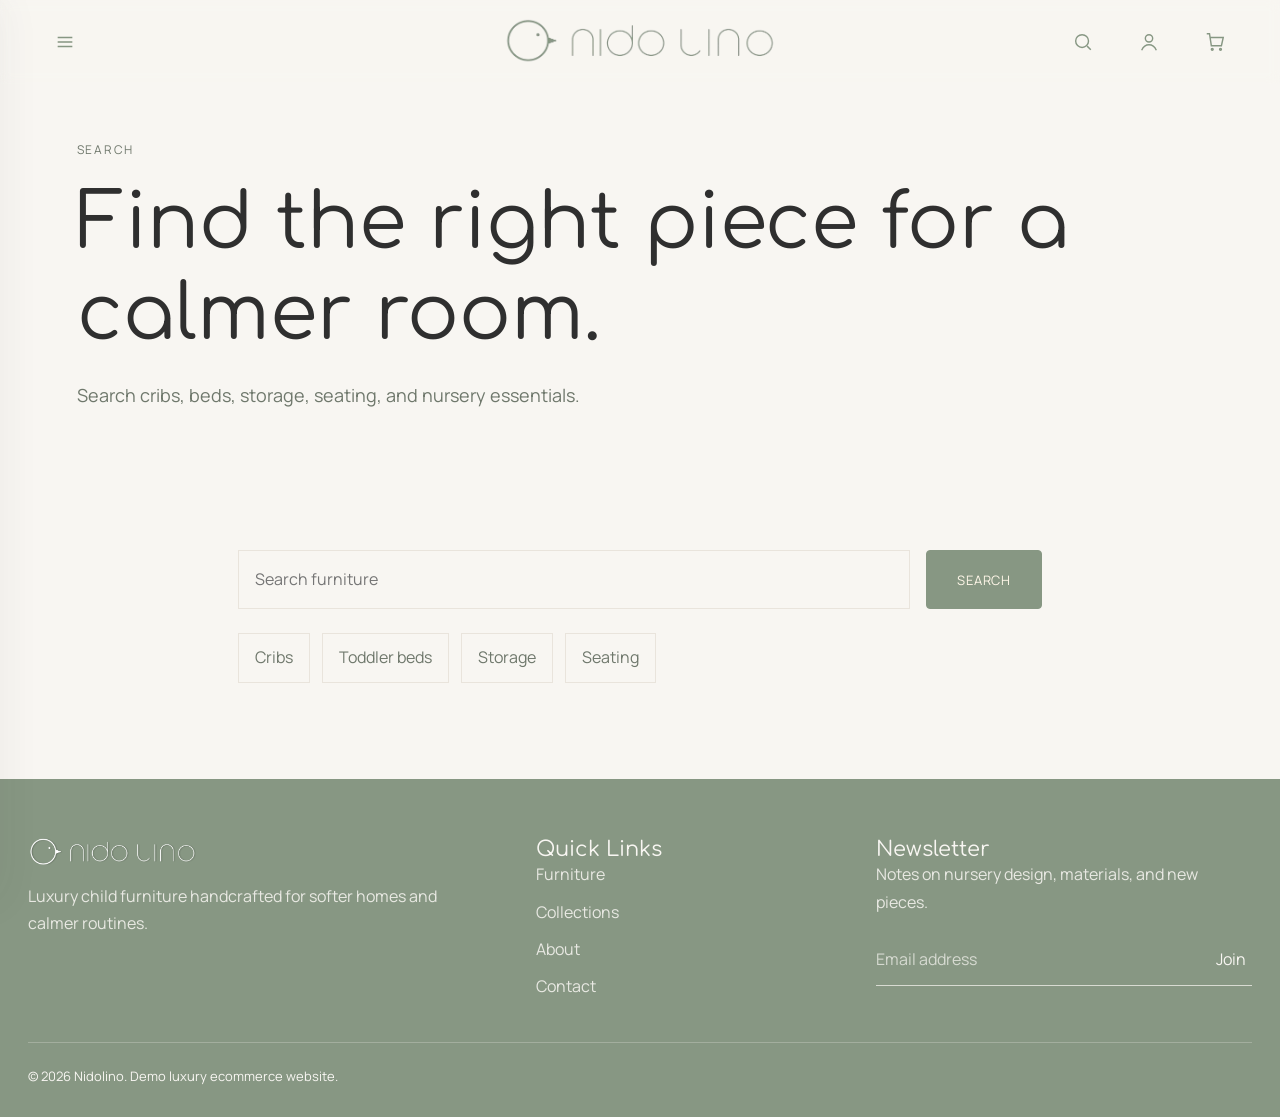
<file: search.html>
<!DOCTYPE html>
<html lang="en">
<head>
  <meta charset="UTF-8">
  <meta name="viewport" content="width=device-width, initial-scale=1.0">
  <title>Search | Nidolino</title>
  <link rel="preconnect" href="https://fonts.googleapis.com">
  <link rel="preconnect" href="https://fonts.gstatic.com" crossorigin>
  <link href="https://fonts.googleapis.com/css2?family=Comfortaa:wght@300;400;500&family=Manrope:wght@300;400;500;600&display=swap" rel="stylesheet">
  <link rel="stylesheet" href="css/style.css">
  <link rel="stylesheet" href="css/responsive.css">
</head>
<body>
  <header class="site-header"><div class="nav-inner"><button class="menu-toggle" aria-label="Open menu" aria-expanded="false"><svg viewBox="0 0 24 24"><path d="M4 7h16M4 12h16M4 17h16"/></svg></button><nav class="nav-links"><a href="index.html">Home</a><details class="nav-dropdown">
          <summary>Furniture</summary>
          <div class="nav-subfilters">
            <div class="nav-filter-group"><h3>Category</h3><label><input type="checkbox"> Cribs</label><label><input type="checkbox"> Toddler Beds</label><label><input type="checkbox"> Storage</label><label><input type="checkbox"> Seating</label></div>
            <div class="nav-filter-group"><h3>Color</h3><label><input type="checkbox"> Warm White</label><label><input type="checkbox"> Sage</label><label><input type="checkbox"> Natural Oak</label></div>
            <div class="nav-filter-group"><h3>Material</h3><label><input type="checkbox"> Ash Wood</label><label><input type="checkbox"> Oak Veneer</label><label><input type="checkbox"> Boucle</label></div>
          </div>
        </details><a href="collections.html">Collections</a><a href="about.html">About</a><a href="contact.html">Contact</a></nav><a class="brand-logo" href="index.html"><img src="images/logo-wordmark.png" alt="Nidolino"></a><div class="nav-actions"><a class="icon-btn" href="search.html" aria-label="Search"><svg viewBox="0 0 24 24"><circle cx="11" cy="11" r="7"/><path d="m16.5 16.5 4 4"/></svg></a><a class="icon-btn" href="account.html" aria-label="Account"><svg viewBox="0 0 24 24"><circle cx="12" cy="8" r="4"/><path d="M4 21c1.8-4 4.4-6 8-6s6.2 2 8 6"/></svg></a><a class="icon-btn" href="cart.html" aria-label="Cart"><svg viewBox="0 0 24 24"><path d="M6 7h15l-2 9H8L6 3H3"/><circle cx="9" cy="20" r="1"/><circle cx="18" cy="20" r="1"/></svg></a></div></div></header>
  <main>
    <section class="page-hero reveal">
      <p class="eyebrow">Search</p>
      <h1>Find the right piece for a calmer room.</h1>
      <p class="lead">Search cribs, beds, storage, seating, and nursery essentials.</p>
    </section>
    <section class="section-narrow">
      <form class="search-page-form">
        <input type="search" placeholder="Search furniture" aria-label="Search furniture">
        <button class="btn" type="submit">Search</button>
      </form>
      <div class="quick-searches">
        <a href="products.html">Cribs</a>
        <a href="products.html">Toddler beds</a>
        <a href="products.html">Storage</a>
        <a href="products.html">Seating</a>
      </div>
    </section>
  </main>
  <footer class="site-footer"><div class="footer-inner"><div><img class="footer-logo" src="images/logo-footer.png" alt="Nidolino"><p>Luxury child furniture handcrafted for softer homes and calmer routines.</p></div><div><h3>Quick Links</h3><div class="footer-links"><a href="products.html">Furniture</a><a href="collections.html">Collections</a><a href="about.html">About</a><a href="contact.html">Contact</a></div></div><div><h3>Newsletter</h3><p>Notes on nursery design, materials, and new pieces.</p><form class="newsletter"><input type="email" placeholder="Email address"><button type="submit">Join</button></form></div></div><div class="footer-bottom">© 2026 Nidolino. Demo luxury ecommerce website.</div></footer>
  <script src="js/main.js"></script>
</body>
</html>
</file>
<file: css/style.css>
:root {
  --gold: #cba76b;
  --sage: #879783;
  --cream: #fff7e9;
  --white: #f8f6f2;
  --beige: #e9e4dc;
  --text: #2f2f2f;
  --olive: #6f786c;
  --max: 100%;
  --nav-height: 84px;
  --page-top-gap: 56px;
  --ease: 240ms ease;
}

* { box-sizing: border-box; }

html {
  scroll-behavior: smooth;
  scroll-padding-top: calc(var(--nav-height) + 24px);
}

body {
  margin: 0;
  color: var(--text);
  background: var(--white);
  font-family: "Manrope", Arial, sans-serif;
  line-height: 1.7;
}

body.menu-open {
  overflow: hidden;
}

img { display: block; max-width: 100%; }

a { color: inherit; text-decoration: none; }

button, input, select, textarea {
  font: inherit;
  color: inherit;
}

.site-header {
  position: sticky;
  top: 0;
  z-index: 50;
  height: var(--nav-height);
  background: var(--white);
  border-bottom: 1px solid var(--beige);
  transition: height var(--ease), box-shadow var(--ease);
}

.site-header.is-scrolled {
  height: 72px;
  box-shadow: 0 8px 24px rgba(47, 47, 47, .035);
}

.nav-inner {
  max-width: var(--max);
  height: 100%;
  margin: 0 auto;
  padding: 0 44px;
  display: grid;
  grid-template-columns: minmax(430px, 1fr) auto minmax(210px, 1fr);
  align-items: center;
  gap: 36px;
}

.site-header .nav-inner {
  max-width: none;
  width: 100%;
}

.nav-links, .nav-actions {
  display: flex;
  align-items: center;
  gap: 40px;
}

.nav-links a {
  font-family: "Comfortaa", sans-serif;
  font-size: 14px;
  font-weight: 300;
  letter-spacing: .01em;
  position: relative;
  color: var(--text);
  transition: color var(--ease);
}

.nav-links a::after {
  content: "";
  position: absolute;
  left: 0;
  bottom: -9px;
  width: 100%;
  height: 1px;
  background: var(--gold);
  transform: scaleX(0);
  transform-origin: left;
  transition: transform var(--ease);
}

.nav-links a:hover::after, .nav-links a.active::after { transform: scaleX(1); }
.nav-links a:hover { color: var(--olive); }

.brand-logo {
    display: flex;
    align-items: center;
    justify-content: center;
}

.brand-logo img {
    height: 48px;
    width: auto;
    object-fit: contain;
    display: block;
}

.site-header.is-scrolled .brand-logo img { height: 42px; }

.nav-actions {
  justify-content: flex-end;
  gap: 24px;
}

.icon-btn, .menu-toggle {
  width: 42px;
  height: 42px;
  border: 0;
  background: transparent;
  display: inline-grid;
  place-items: center;
  cursor: pointer;
  position: relative;
}

.icon-btn svg, .menu-toggle svg {
  width: 22px;
  height: 22px;
  stroke: var(--white);
  stroke-width: 1.55;
  fill: none;
  filter: drop-shadow(0 1px 5px rgba(47, 47, 47, .24));
}

body:not(.home-page) .icon-btn svg,
body:not(.home-page) .menu-toggle svg {
  stroke: var(--sage);
  opacity: 1;
  filter: none;
}

.menu-toggle { display: none; }

main {
  padding-top: var(--nav-height);
}

.home-page main {
  padding-top: 0;
}

.page-main {
  overflow: hidden;
}

.landing-doodles {
  position: absolute;
  inset: 76px 0 auto;
  height: 1400px;
  pointer-events: none;
  overflow: hidden;
  z-index: 0;
}

.landing-doodles img {
  position: absolute;
  width: 28px;
  opacity: .13;
  animation: floatDoodle 8s ease-in-out infinite;
}

.landing-doodles img:nth-child(1) { top: 96px; left: 8%; width: 34px; }
.landing-doodles img:nth-child(2) { top: 180px; left: 38%; animation-delay: .8s; }
.landing-doodles img:nth-child(3) { top: 260px; right: 9%; width: 32px; animation-delay: 1.4s; }
.landing-doodles img:nth-child(4) { top: 430px; left: 18%; width: 24px; animation-delay: 2s; }
.landing-doodles img:nth-child(5) { top: 545px; right: 33%; width: 30px; animation-delay: .4s; }
.landing-doodles img:nth-child(6) { top: 690px; right: 13%; width: 25px; animation-delay: 1.8s; }
.landing-doodles img:nth-child(7) { top: 820px; left: 7%; width: 36px; animation-delay: 2.8s; }
.landing-doodles img:nth-child(8) { top: 940px; left: 45%; width: 23px; animation-delay: 1.1s; }
.landing-doodles img:nth-child(9) { top: 1030px; right: 18%; width: 31px; animation-delay: 2.3s; }
.landing-doodles img:nth-child(10) { top: 1130px; left: 25%; width: 26px; animation-delay: .7s; }
.landing-doodles img:nth-child(11) { top: 1240px; left: 70%; width: 34px; animation-delay: 1.6s; }
.landing-doodles img:nth-child(12) { top: 1320px; left: 12%; width: 24px; animation-delay: 2.6s; }
.landing-doodles img:nth-child(13) { top: 118px; right: 44%; width: 26px; animation-delay: 3s; }
.landing-doodles img:nth-child(14) { top: 760px; left: 62%; width: 22px; animation-delay: 3.4s; }
.landing-doodles img:nth-child(15) { top: 350px; left: 53%; width: 29px; animation-delay: 2.1s; }
.landing-doodles img:nth-child(16) { top: 610px; left: 31%; width: 22px; animation-delay: 3.1s; }
.landing-doodles img:nth-child(17) { top: 885px; right: 41%; width: 31px; animation-delay: 1.3s; }
.landing-doodles img:nth-child(18) { top: 1088px; right: 6%; width: 24px; animation-delay: 2.9s; }
.landing-doodles img:nth-child(19) { top: 1400px; right: 30%; width: 33px; animation-delay: .9s; }
.landing-doodles img:nth-child(20) { top: 1485px; left: 40%; width: 23px; animation-delay: 3.7s; }
.landing-doodles img:nth-child(21) { top: 1545px; left: 78%; width: 30px; animation-delay: 2.4s; }
.landing-doodles img:nth-child(22) { top: 1605px; left: 6%; width: 22px; animation-delay: 1.9s; }

.section {
  max-width: var(--max);
  margin: 0 auto;
  padding: 96px clamp(42px, 6vw, 112px);
}

.page-loader {
  position: fixed;
  inset: 0;
  z-index: 100;
  background: #ffffff;
  display: grid;
  place-items: center;
  transition: opacity 620ms ease, visibility 620ms ease;
}

.page-loader.is-hidden {
  opacity: 0;
  visibility: hidden;
  pointer-events: none;
}

.loader-inner {
  display: grid;
  justify-items: center;
  gap: 18px;
}

.loader-inner img {
  width: min(70px, 30vw);
  animation: loaderFloat 2s ease-in-out infinite;
}

.loader-inner p {
  font-family: "Manrope", Arial, sans-serif;
  font-size: 13px;
  letter-spacing: .08em;
  color: var(--olive);
}

@keyframes loaderFloat {
  0%, 100% { transform: translateY(0); opacity: .82; }
  50% { transform: translateY(-8px); opacity: 1; }
}

.section-narrow {
  max-width: 860px;
  margin: 0 auto;
  padding: 96px 28px;
}

.eyebrow {
  color: var(--olive);
  font-size: 12px;
  letter-spacing: .14em;
  text-transform: uppercase;
  margin: 0 0 18px;
}

h1, h2, h3, .logo-type {
  font-family: "Comfortaa", sans-serif;
  font-weight: 400;
  line-height: 1.18;
  margin: 0;
}

h1 { font-size: clamp(42px, 6vw, 78px); }
h2 { font-size: clamp(30px, 4vw, 48px); }
h3 { font-size: 21px; }

p { margin: 0; color: var(--olive); }

.lead {
  font-size: 18px;
  max-width: 610px;
}

.btn {
  display: inline-flex;
  align-items: center;
  justify-content: center;
  min-height: 50px;
  padding: 0 30px;
  border: 1px solid var(--sage);
  border-radius: 4px;
  background: var(--sage);
  color: var(--cream);
  font-size: 13px;
  letter-spacing: .06em;
  text-transform: uppercase;
  cursor: pointer;
  transition: background var(--ease), color var(--ease), border-color var(--ease);
}

.btn:hover { background: var(--gold); border-color: var(--gold); color: var(--text); }

.btn-outline {
  background: transparent;
  color: var(--text);
  border-color: var(--beige);
}

.btn-outline:hover { border-color: var(--gold); background: var(--cream); }

.hero {
  position: relative;
  z-index: 1;
  max-width: 1240px;
  margin: 0 auto;
  padding: 86px 34px 108px;
  display: grid;
  grid-template-columns: minmax(360px, .82fr) minmax(0, 1.18fr);
  gap: clamp(54px, 7vw, 96px);
  align-items: center;
  min-height: calc(100vh - var(--nav-height));
}

.hero-copy {
  position: relative;
  padding-left: 0;
  max-width: 520px;
}

.hero-copy h1 {
  font-weight: 300;
  line-height: 1.05;
  letter-spacing: 0;
  max-width: 560px;
}

.hero-copy .lead {
  margin: 28px 0 36px;
  max-width: 440px;
  font-size: 16px;
}

.hero-cta {
  position: relative;
  display: inline-block;
}

.doodle {
  position: absolute;
  width: 30px;
  opacity: .16;
  animation: floatDoodle 7s ease-in-out infinite;
  pointer-events: none;
}

.doodle-cloud {
  top: -28px;
  right: 18px;
  width: 38px;
}

.doodle-bird {
  right: -42px;
  bottom: -16px;
  width: 28px;
  animation-delay: 1s;
}

@keyframes floatDoodle {
  0%, 100% { transform: translateY(0); }
  50% { transform: translateY(-10px); }
}

.hero-image {
  position: relative;
  min-height: 620px;
  border-radius: 10px;
  overflow: hidden;
  background: var(--cream);
}

.hero-image img {
  width: 100%;
  height: 100%;
  min-height: 620px;
  object-fit: cover;
}

.section-head {
  display: flex;
  align-items: end;
  justify-content: space-between;
  gap: 28px;
  margin-bottom: 42px;
}

.section-head p { max-width: 470px; }

.collection-grid {
  display: grid;
  grid-template-columns: repeat(4, 1fr);
  gap: 22px;
}

.category-card, .product-card, .journal-card {
  position: relative;
}

.image-wrap {
  overflow: hidden;
  background: var(--cream);
}

.image-wrap img {
  width: 100%;
  height: 100%;
  object-fit: cover;
  transition: transform 700ms ease;
}

.category-card:hover img, .product-card:hover img, .journal-card:hover img { transform: scale(1.035); }

.category-card .image-wrap { aspect-ratio: 4 / 5; }
.category-card h3 { margin-top: 18px; }
.category-card p { font-size: 14px; margin-top: 5px; }

.product-grid {
  display: grid;
  grid-template-columns: repeat(4, 1fr);
  gap: 34px 22px;
}

.product-card .image-wrap { aspect-ratio: 1 / 1.14; }

.wishlist {
  position: absolute;
  top: 14px;
  right: 14px;
  width: 38px;
  height: 38px;
  border: 1px solid rgba(233, 228, 220, .9);
  background: rgba(248, 246, 242, .82);
  display: grid;
  place-items: center;
  cursor: pointer;
}

.wishlist svg {
  width: 18px;
  height: 18px;
  fill: none;
  stroke: var(--olive);
  stroke-width: 1.6;
}

.product-meta {
  display: flex;
  justify-content: space-between;
  gap: 16px;
  padding-top: 16px;
}

.product-meta h3 { font-size: 17px; }
.price { color: var(--text); white-space: nowrap; }

.story-band {
  background: var(--cream);
  position: relative;
}

.story-band::before, .story-band::after {
  content: "";
  position: absolute;
  width: 120px;
  height: 120px;
  opacity: .22;
  background: url("../images/icon-nest-sage.png") center / contain no-repeat;
}

.story-band::before { left: 7%; top: 48px; }
.story-band::after { right: 8%; bottom: 42px; transform: rotate(8deg); }

.story-layout {
  max-width: none;
  margin: 0 auto;
  padding: 110px clamp(42px, 6vw, 112px);
  display: grid;
  grid-template-columns: .88fr 1.12fr;
  gap: 70px;
  align-items: center;
  position: relative;
  background: #ffffff;
}

.story-layout img {
  width: 100%;
  aspect-ratio: 4 / 5;
  object-fit: cover;
}

.story-copy p { margin-top: 22px; }
.story-copy .btn { margin-top: 28px; }

.page-hero {
  max-width: var(--max);
  margin: 0 auto;
  padding: var(--page-top-gap) clamp(42px, 6vw, 112px) 44px;
}

.page-hero .lead { margin-top: 20px; }

.listing-layout {
  max-width: var(--max);
  margin: 0 auto;
  padding: 28px clamp(42px, 6vw, 112px) 98px;
  display: grid;
  grid-template-columns: 245px 1fr;
  gap: 48px;
}

.filter-panel {
  border-top: 1px solid var(--beige);
  padding-top: 22px;
}

.filter-group {
  padding: 0 0 24px;
  margin-bottom: 24px;
  border-bottom: 1px solid var(--beige);
}

.filter-group h3 {
  font-size: 15px;
  margin-bottom: 14px;
}

.check-row {
  display: flex;
  align-items: center;
  gap: 10px;
  margin: 10px 0;
  color: var(--olive);
  font-size: 14px;
}

.check-row input { accent-color: var(--sage); }

.listing-top {
  display: flex;
  justify-content: space-between;
  align-items: center;
  gap: 18px;
  margin-bottom: 28px;
}

.select {
  border: 1px solid var(--beige);
  background: var(--white);
  padding: 12px 38px 12px 14px;
}

.detail-layout {
  max-width: var(--max);
  margin: 0 auto;
  padding: 72px clamp(42px, 6vw, 112px) 110px;
  display: grid;
  grid-template-columns: minmax(0, 1.05fr) minmax(360px, .75fr);
  gap: 58px;
  align-items: start;
}

.gallery-main {
  background: var(--cream);
  aspect-ratio: 1 / 1.05;
  overflow: hidden;
}

.gallery-main img { width: 100%; height: 100%; object-fit: cover; }

.thumb-row {
  display: grid;
  grid-template-columns: repeat(4, 1fr);
  gap: 12px;
  margin-top: 12px;
}

.thumb {
  border: 1px solid transparent;
  background: var(--cream);
  padding: 0;
  aspect-ratio: 1;
  cursor: pointer;
}

.thumb.is-active { border-color: var(--gold); }
.thumb img { width: 100%; height: 100%; object-fit: cover; }

.product-panel {
  position: sticky;
  top: 96px;
  border-left: 1px solid var(--beige);
  padding-left: 44px;
}

.product-panel h1 { font-size: clamp(32px, 3.4vw, 52px); }
.detail-price { font-size: 20px; margin: 18px 0; color: var(--text); }
.detail-desc { margin-bottom: 28px; }

.option-block { margin: 24px 0; }
.option-label { display: block; margin-bottom: 10px; font-size: 13px; letter-spacing: .08em; text-transform: uppercase; }

.swatches { display: flex; gap: 12px; }
.swatch {
  width: 32px;
  height: 32px;
  border: 1px solid var(--beige);
  background: var(--cream);
  cursor: pointer;
}
.swatch:nth-child(2) { background: var(--gold); }
.swatch:nth-child(3) { background: var(--sage); }
.swatch.is-active { outline: 1px solid var(--text); outline-offset: 4px; }

.custom-select {
  width: 100%;
  border: 1px solid var(--beige);
  background: var(--white);
  padding: 13px 14px;
  margin-bottom: 12px;
}

.qty-control {
  display: inline-grid;
  grid-template-columns: 42px 52px 42px;
  border: 1px solid var(--beige);
  height: 44px;
}

.qty-control button {
  border: 0;
  background: transparent;
  cursor: pointer;
}

.qty-control input {
  width: 100%;
  border: 0;
  background: transparent;
  text-align: center;
}

.buy-actions {
  display: grid;
  grid-template-columns: 1fr 1fr;
  gap: 12px;
  margin: 26px 0 34px;
}

.accordion {
  border-top: 1px solid var(--beige);
}

.accordion-item { border-bottom: 1px solid var(--beige); }

.accordion-button {
  width: 100%;
  border: 0;
  background: transparent;
  padding: 18px 0;
  display: flex;
  justify-content: space-between;
  align-items: center;
  cursor: pointer;
  text-align: left;
}

.accordion-content {
  max-height: 0;
  overflow: hidden;
  transition: max-height 300ms ease;
}

.accordion-content p { padding: 0 0 18px; font-size: 14px; }

.accordion-item.is-open .accordion-content { max-height: 180px; }

.banner-stack {
  display: grid;
  gap: 34px;
}

.collection-banner {
  display: grid;
  grid-template-columns: 1.05fr .95fr;
  gap: 48px;
  align-items: center;
  padding: 34px 0;
  border-top: 1px solid var(--beige);
}

.collection-banner img {
  width: 100%;
  aspect-ratio: 16 / 8;
  object-fit: cover;
}

.collection-banner p { margin: 18px 0 24px; }

.about-split {
  display: grid;
  grid-template-columns: .9fr 1.1fr;
  gap: 66px;
  align-items: center;
}

.about-split img {
  width: 100%;
  aspect-ratio: 4 / 5;
  object-fit: cover;
}

.value-grid {
  display: grid;
  grid-template-columns: repeat(3, 1fr);
  gap: 22px;
}

.value-card {
  border-top: 1px solid var(--beige);
  padding-top: 22px;
}

.value-card img { width: 48px; margin-bottom: 22px; opacity: .82; }

.contact-layout {
  max-width: var(--max);
  margin: 0 auto;
  padding: 40px clamp(42px, 6vw, 112px) 110px;
  display: grid;
  grid-template-columns: 1fr .8fr;
  gap: 60px;
}

.form-grid {
  display: grid;
  grid-template-columns: 1fr 1fr;
  gap: 16px;
}

.field-full { grid-column: 1 / -1; }

.contact-form input, .contact-form textarea {
  width: 100%;
  border: 1px solid var(--beige);
  background: var(--white);
  padding: 14px;
  resize: vertical;
}

.contact-form textarea { min-height: 150px; }

.search-page-form,
.account-form {
  display: grid;
  gap: 16px;
}

.search-page-form {
  grid-template-columns: 1fr auto;
}

.search-page-form input,
.account-form input {
  width: 100%;
  border: 1px solid var(--beige);
  background: var(--white);
  padding: 15px 16px;
}

.quick-searches {
  display: flex;
  flex-wrap: wrap;
  gap: 12px;
  margin-top: 24px;
}

.quick-searches a {
  border: 1px solid var(--beige);
  padding: 10px 16px;
  color: var(--olive);
}

.account-form a {
  color: var(--olive);
}

.cart-layout {
  padding-top: 32px;
}

.cart-empty {
  border-top: 1px solid var(--beige);
  padding-top: 34px;
  max-width: 620px;
}

.cart-empty p {
  margin: 14px 0 26px;
}

.cart-count {
  position: absolute;
  top: 3px;
  right: 2px;
  min-width: 16px;
  height: 16px;
  padding: 0 4px;
  border-radius: 999px;
  background: var(--gold);
  color: var(--text);
  font-size: 10px;
  line-height: 16px;
  text-align: center;
}

.cart-item {
  display: grid;
  grid-template-columns: 120px 1fr auto;
  gap: 22px;
  align-items: center;
  border-top: 1px solid var(--beige);
  padding: 22px 0;
}

.cart-item img {
  width: 120px;
  aspect-ratio: 1;
  object-fit: cover;
  background: var(--cream);
}

.cart-item h3 {
  margin-bottom: 6px;
}

.cart-item-actions {
  display: grid;
  justify-items: end;
  gap: 12px;
}

.cart-total {
  border-top: 1px solid var(--beige);
  margin-top: 24px;
  padding-top: 24px;
  display: flex;
  justify-content: space-between;
  align-items: center;
  gap: 18px;
}

.remove-cart {
  border: 0;
  background: transparent;
  color: var(--olive);
  cursor: pointer;
}

.contact-card {
  background: var(--cream);
  padding: 34px;
}

.contact-card p { margin-top: 10px; }

.map-placeholder {
  margin-top: 28px;
  min-height: 230px;
  background: linear-gradient(135deg, var(--beige), var(--cream));
  display: grid;
  place-items: center;
  color: var(--olive);
}

.site-footer {
  background: var(--sage);
  color: var(--white);
  padding: 58px 28px 30px;
}

.footer-inner {
  max-width: var(--max);
  margin: 0 auto;
  display: grid;
  grid-template-columns: 1.1fr .7fr .9fr;
  gap: 48px;
}

.footer-logo { width: 170px; margin-bottom: 18px; }
.site-footer p, .site-footer a { color: var(--white); opacity: .86; }
.footer-links { display: grid; gap: 10px; }

.newsletter {
  display: flex;
  border-bottom: 1px solid rgba(248, 246, 242, .72);
  margin-top: 18px;
}

.newsletter input {
  flex: 1;
  border: 0;
  background: transparent;
  color: var(--white);
  padding: 12px 0;
}

.newsletter input::placeholder { color: rgba(248, 246, 242, .7); }

.newsletter button {
  border: 0;
  background: transparent;
  color: var(--white);
  cursor: pointer;
}

.socials { display: flex; gap: 14px; margin-top: 20px; }
.socials a { width: 34px; height: 34px; border: 1px solid rgba(248, 246, 242, .45); display: grid; place-items: center; }

.footer-bottom {
  max-width: var(--max);
  margin: 42px auto 0;
  padding-top: 22px;
  border-top: 1px solid rgba(248, 246, 242, .24);
  font-size: 13px;
}

.sr-only {
  position: absolute;
  width: 1px;
  height: 1px;
  padding: 0;
  margin: -1px;
  overflow: hidden;
  clip: rect(0, 0, 0, 0);
  white-space: nowrap;
  border: 0;
}

body .site-header {
  position: fixed;
  left: 0;
  right: 0;
  background: rgba(248, 246, 242, 0.14);
  border-bottom: 1px solid rgba(248, 246, 242, 0.18);
  backdrop-filter: blur(6px);
  -webkit-backdrop-filter: blur(6px);
}

body .site-header.is-scrolled {
  height: var(--nav-height);
  background: rgba(248, 246, 242, 0.14);
  border-bottom: 1px solid rgba(248, 246, 242, 0.18);
  box-shadow: none;
}

body .site-header.is-scrolled .brand-logo img {
  height: 48px;
}

body .nav-inner {
  grid-template-columns: 1fr auto 1fr;
}

body .menu-toggle {
  display: inline-grid;
  justify-self: start;
  position: relative;
  z-index: 70;
}

body .nav-links {
  position: fixed;
  inset: 0 auto 0 0;
  width: min(390px, 86vw);
  height: 100vh;
  padding: 118px 44px 44px;
  background: var(--white);
  border-right: 1px solid var(--beige);
  display: grid;
  align-content: start;
  gap: 26px;
  transform: translateX(-104%);
  transition: transform 360ms ease;
  box-shadow: 18px 0 40px rgba(47, 47, 47, .06);
  overflow-y: auto;
  overscroll-behavior: contain;
  -webkit-overflow-scrolling: touch;
}

body .nav-links.is-open {
  transform: translateX(0);
}

body .nav-links a {
  font-size: 17px;
}

.nav-dropdown {
  border-bottom: 1px solid transparent;
}

.nav-dropdown summary {
  list-style: none;
  cursor: pointer;
  font-family: "Comfortaa", sans-serif;
  font-size: 17px;
  font-weight: 300;
  color: var(--text);
}

.nav-dropdown summary::-webkit-details-marker {
  display: none;
}

.nav-dropdown[open] summary {
  padding-bottom: 12px;
  border-bottom: 1px solid var(--gold);
}

.nav-subfilters {
  display: grid;
  gap: 24px;
  padding: 24px 0 8px;
}

.nav-filter-group {
  border-bottom: 1px solid var(--beige);
  padding-bottom: 20px;
}

.nav-filter-group h3 {
  font-size: 16px;
  margin: 0 0 14px;
}

.nav-filter-group label {
  display: flex;
  align-items: center;
  gap: 10px;
  margin: 12px 0;
  color: var(--olive);
  font-size: 14px;
}

.nav-filter-group input {
  accent-color: var(--sage);
}

.hero-full {
  max-width: none;
  width: 100%;
  min-height: calc(100vh - var(--nav-height));
  height: calc(100vh - var(--nav-height));
  margin: 0;
  padding: 0;
  display: block;
  position: relative;
  overflow: hidden;
}

.hero-full img {
  width: 100%;
  height: 100%;
  min-height: calc(100vh - var(--nav-height));
  object-fit: cover;
  object-position: center;
}

.home-page .hero-full,
.home-page .hero-full img {
  min-height: 100vh;
  height: 100vh;
}

.hero-motion-image {
  transform: scale(2.06);
  animation: heroSlowMotion 5s ease-in-out infinite alternate;
  will-change: transform;
}

@keyframes heroSlowMotion {
  0% {
    transform: scale(1.06) translate3d(-1.4%, 0, 0);
  }
  100% {
    transform: scale(1.12) translate3d(1.4%, -1%, 0);
  }
}

.hero-full::after {
  content: "";
  position: absolute;
  inset: 0;
  background: linear-gradient(90deg, rgba(248, 246, 242, .16), rgba(248, 246, 242, .02) 48%, rgba(248, 246, 242, .12));
  pointer-events: none;
}

.hero-overlay-copy {
  position: absolute;
  left: clamp(24px, 6vw, 92px);
  bottom: clamp(54px, 9vh, 108px);
  z-index: 2;
  max-width: 680px;
  color: var(--white);
}

.hero-overlay-copy h1 {
  font-size: clamp(34px, 4.8vw, 72px);
  line-height: 1.04;
  font-weight: 400;
  color: var(--white);
  text-shadow: 0 2px 24px rgba(47, 47, 47, .22);
}

.hero-outline-btn {
  display: inline-flex;
  align-items: center;
  justify-content: center;
  min-width: 174px;
  min-height: 54px;
  margin-top: 26px;
  padding: 0 28px;
  border: 1px solid rgba(248, 246, 242, .86);
  color: var(--white);
  font-size: 13px;
  letter-spacing: .08em;
  text-transform: uppercase;
  background: rgba(47, 47, 47, .08);
  transition: background var(--ease), color var(--ease), border-color var(--ease);
}

.hero-outline-btn:hover {
  background: var(--white);
  color: var(--text);
  border-color: var(--white);
}

.reveal {
  opacity: 0;
  transform: translateY(18px);
  transition: opacity 700ms ease, transform 700ms ease;
}

.reveal.is-visible {
  opacity: 1;
  transform: translateY(0);
}


/* product detail radio button */
.custom-option-group {
  margin-bottom: 28px;
}

.option-label {
  font-size: 0.78rem;
  letter-spacing: 0.12em;
  text-transform: uppercase;
  color: #6f786c;
  margin-bottom: 14px;
  font-family: "Manrope", sans-serif;
}

.custom-radio-card {
  display: flex;
  align-items: center;
  gap: 12px;
  border: 1px solid #d8d2c8;
  padding: 14px 18px;
  margin-bottom: 12px;
  cursor: pointer;
  transition: all 0.25s ease;
  background: #f8f6f2;
  border-radius: 14px;
}

.custom-radio-card:hover {
  border-color: #879783;
  background: #fffdf8;
}

.custom-radio-card input[type="radio"] {
  appearance: none;
  width: 18px;
  height: 18px;
  border: 1.5px solid #879783;
  border-radius: 50%;
  position: relative;
  cursor: pointer;
  flex-shrink: 0;
}

.custom-radio-card input[type="radio"]:checked::before {
  content: "";
  position: absolute;
  inset: 3px;
  background: #879783;
  border-radius: 50%;
}

.custom-radio-card span {
  font-size: 0.98rem;
  color: #2f2f2f;
  font-family: "Manrope", sans-serif;
}
</file>
<file: css/responsive.css>
@media (max-width: 980px) {
  :root { --page-top-gap: 52px; }

  .nav-inner {
    grid-template-columns: auto 1fr auto;
    gap: 18px;
    padding: 0 28px;
  }

  .menu-toggle { display: inline-grid; }

  .nav-links {
    inset: 0 auto 0 0;
    padding: 110px 32px 38px;
    transform: translateX(-104%);
  }

  .nav-links.is-open { transform: translateX(0); }

  .brand-logo { justify-self: center; }
  .nav-actions .icon-btn:first-child { display: none; }

  .hero,
  .story-layout,
  .about-split,
  .contact-layout,
  .detail-layout,
  .collection-banner {
    grid-template-columns: 1fr;
  }

  .hero {
    gap: 36px;
    padding-top: 64px;
    grid-template-columns: 1fr;
  }

  .hero-full {
    min-height: calc(100vh - var(--nav-height));
    height: calc(100vh - var(--nav-height));
    padding: 0;
  }

  .home-page .hero-full {
    min-height: 100vh;
    height: 100vh;
  }

  .hero-full img {
    min-height: calc(100vh - var(--nav-height));
  }

  .home-page .hero-full img {
    min-height: 100vh;
  }

  .hero-overlay-copy {
    left: 34px;
    bottom: 70px;
    max-width: 560px;
  }

  .landing-doodles img:nth-child(n+13) { display: none; }

  .hero-image,
  .hero-image img { min-height: 480px; }

  .collection-grid,
  .product-grid {
    grid-template-columns: repeat(2, 1fr);
  }

  .listing-layout {
    grid-template-columns: 1fr;
  }

  .filter-panel {
    display: grid;
    grid-template-columns: repeat(3, 1fr);
    gap: 22px;
  }

  .product-panel {
    position: static;
    border-left: 0;
    padding-left: 0;
  }

  .footer-inner {
    grid-template-columns: 1fr 1fr;
  }
}

@media (max-width: 680px) {
  :root {
    --nav-height: 78px;
    --page-top-gap: 44px;
  }

  .nav-inner { padding: 0 18px; gap: 12px; }
  .brand-logo img { height: 34px; max-width: 132px; }
  .site-header.is-scrolled .brand-logo img { height: 34px; }
  .nav-actions { gap: 8px; }
  .icon-btn, .menu-toggle { width: 34px; height: 38px; }

  .section,
  .section-narrow,
  .story-layout,
  .page-hero,
  .listing-layout,
  .detail-layout,
  .contact-layout {
    padding-left: 20px;
    padding-right: 20px;
  }

  .section { padding-top: 68px; padding-bottom: 68px; }
  .section-head {
    align-items: start;
    flex-direction: column;
    margin-bottom: 30px;
  }

  .hero {
    padding: 56px 20px 72px;
    min-height: auto;
    text-align: center;
    justify-items: center;
  }

  .hero-full {
    padding: 0;
    text-align: initial;
    min-height: calc(100vh - var(--nav-height));
    height: calc(100vh - var(--nav-height));
  }

  .home-page .hero-full {
    min-height: 100vh;
    height: 100vh;
  }

  .hero-full img {
    min-height: calc(100vh - var(--nav-height));
    height: calc(100vh - var(--nav-height));
  }

  .home-page .hero-full img {
    min-height: 100vh;
    height: 100vh;
  }

  .hero-overlay-copy {
    left: 20px;
    right: 20px;
    bottom: 54px;
    max-width: none;
  }

  .hero-outline-btn {
    min-width: 150px;
    min-height: 50px;
  }

  .cart-item {
    grid-template-columns: 84px 1fr;
  }

  .cart-item img {
    width: 84px;
  }

  .cart-item-actions {
    grid-column: 1 / -1;
    justify-items: start;
  }

  .cart-total {
    align-items: start;
    flex-direction: column;
  }

  .landing-doodles {
    inset: 78px 0 auto;
    height: 900px;
  }

  .landing-doodles img {
    width: 20px;
    opacity: .1;
  }

  .landing-doodles img:nth-child(n+8) { display: none; }

  .hero-copy {
    padding-left: 0;
    max-width: 100%;
  }

  .hero-copy .lead {
    margin-left: auto;
    margin-right: auto;
  }

  .hero-image, .hero-image img { min-height: 340px; }

  .doodle { width: 24px; opacity: .14; }
  .doodle-cloud { right: 8%; top: -24px; width: 32px; }
  .doodle-bird { right: -30px; bottom: -14px; width: 24px; }

  .collection-grid,
  .value-grid,
  .filter-panel,
  .footer-inner,
  .form-grid,
  .search-page-form {
    grid-template-columns: 1fr;
  }

  .listing-top {
    align-items: start;
    flex-direction: column;
  }

  .buy-actions {
    grid-template-columns: 1fr;
  }

  .thumb-row { grid-template-columns: repeat(4, 1fr); }

  .collection-banner {
    gap: 24px;
  }

  .contact-card { padding: 24px; }
}

@media (max-width: 768px) {
  .filter-panel {
    display: none;
  }

  .listing-layout {
    grid-template-columns: 1fr;
  }

  .product-grid {
    grid-template-columns: repeat(2, minmax(0, 1fr));
    gap: 22px 14px;
  }

  .product-meta {
    display: grid;
    gap: 4px;
    padding-top: 12px;
  }

  .product-meta h3 {
    font-size: 14px;
    line-height: 1.35;
  }

  .product-meta .price {
    font-size: 13px;
  }

  .wishlist {
    top: 10px;
    right: 10px;
    width: 34px;
    height: 34px;
  }
}
</file>
